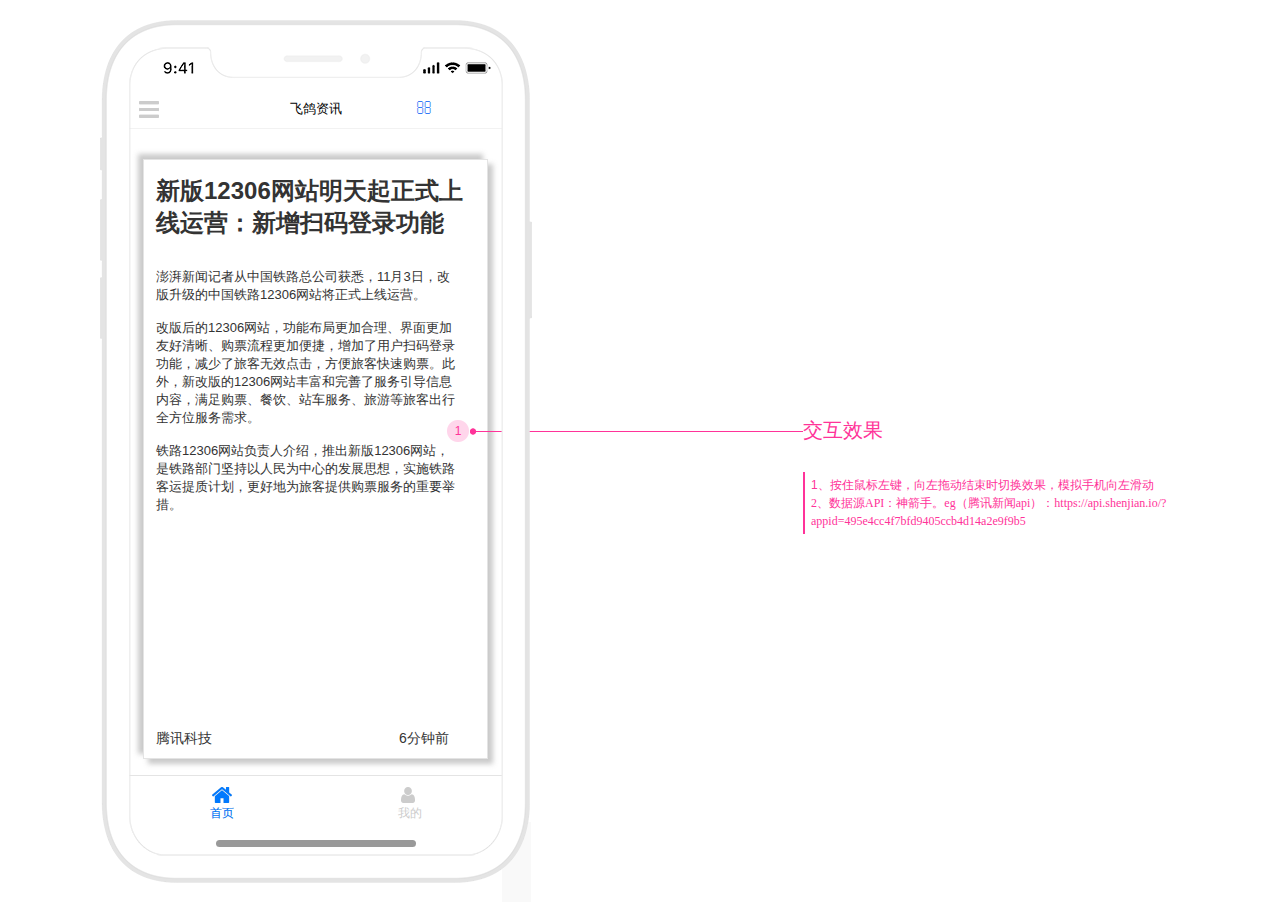
<file: index.html>
﻿<!DOCTYPE html>
<html>
  <head>
    <title>index</title>
    <meta http-equiv="X-UA-Compatible" content="IE=edge"/>
    <meta http-equiv="content-type" content="text/html; charset=utf-8"/>
    <meta name="apple-mobile-web-app-capable" content="yes"/>
    <link href="resources/css/jquery-ui-themes.css" type="text/css" rel="stylesheet"/>
    <link href="resources/css/axure_rp_page.css" type="text/css" rel="stylesheet"/>
    <link href="data/styles.css" type="text/css" rel="stylesheet"/>
    <link href="files/index/styles.css" type="text/css" rel="stylesheet"/>
    <script src="resources/scripts/jquery-1.7.1.min.js"></script>
    <script src="resources/scripts/jquery-ui-1.8.10.custom.min.js"></script>
    <script src="resources/scripts/axure/axQuery.js"></script>
    <script src="resources/scripts/axure/globals.js"></script>
    <script src="resources/scripts/axutils.js"></script>
    <script src="resources/scripts/axure/annotation.js"></script>
    <script src="resources/scripts/axure/axQuery.std.js"></script>
    <script src="resources/scripts/axure/doc.js"></script>
    <script src="data/document.js"></script>
    <script src="resources/scripts/messagecenter.js"></script>
    <script src="resources/scripts/axure/events.js"></script>
    <script src="resources/scripts/axure/recording.js"></script>
    <script src="resources/scripts/axure/action.js"></script>
    <script src="resources/scripts/axure/expr.js"></script>
    <script src="resources/scripts/axure/geometry.js"></script>
    <script src="resources/scripts/axure/flyout.js"></script>
    <script src="resources/scripts/axure/ie.js"></script>
    <script src="resources/scripts/axure/model.js"></script>
    <script src="resources/scripts/axure/repeater.js"></script>
    <script src="resources/scripts/axure/sto.js"></script>
    <script src="resources/scripts/axure/utils.temp.js"></script>
    <script src="resources/scripts/axure/variables.js"></script>
    <script src="resources/scripts/axure/drag.js"></script>
    <script src="resources/scripts/axure/move.js"></script>
    <script src="resources/scripts/axure/visibility.js"></script>
    <script src="resources/scripts/axure/style.js"></script>
    <script src="resources/scripts/axure/adaptive.js"></script>
    <script src="resources/scripts/axure/tree.js"></script>
    <script src="resources/scripts/axure/init.temp.js"></script>
    <script src="files/index/data.js"></script>
    <script src="resources/scripts/axure/legacy.js"></script>
    <script src="resources/scripts/axure/viewer.js"></script>
    <script src="resources/scripts/axure/math.js"></script>
    <script type="text/javascript">
      $axure.utils.getTransparentGifPath = function() { return 'resources/images/transparent.gif'; };
      $axure.utils.getOtherPath = function() { return 'resources/Other.html'; };
      $axure.utils.getReloadPath = function() { return 'resources/reload.html'; };
    </script>
  </head>
  <body>
    <div id="base" class="">

      <!-- 导航栏 (动态面板) -->
      <div id="u0" class="ax_default" data-label="导航栏">
        <div id="u0_state0" class="panel_state" data-label="State1">
          <div id="u0_state0_content" class="panel_state_content">

            <!-- Unnamed (矩形) -->
            <div id="u1" class="ax_default _默认样式">
              <div id="u1_div" class=""></div>
              <!-- Unnamed () -->
              <div id="u2" class="text" style="display: none; visibility: hidden">
                <p><span></span></p>
              </div>
            </div>

            <!-- Unnamed (Status Bar) -->

            <!-- Unnamed (图片) -->
            <div id="u4" class="ax_default image1">
              <img id="u4_img" class="img " src="images/index/u4.png"/>
              <!-- Unnamed () -->
              <div id="u5" class="text" style="display: none; visibility: hidden">
                <p><span></span></p>
              </div>
            </div>

            <!-- Unnamed (组 合) -->
            <div id="u6" class="ax_default">

              <!-- Unnamed (矩形) -->
              <div id="u7" class="ax_default _默认样式">
                <div id="u7_div" class=""></div>
                <!-- Unnamed () -->
                <div id="u8" class="text" style="visibility: visible;">
                  <p><span>飞鸽资讯</span></p>
                </div>
              </div>

              <!-- Unnamed (矩形) -->
              <div id="u9" class="ax_default _默认样式">
                <div id="u9_div" class=""></div>
                <!-- Unnamed () -->
                <div id="u10" class="text" style="visibility: visible;">
                  <p><span></span></p>
                </div>
              </div>

              <!-- Unnamed (矩形) -->
              <div id="u11" class="ax_default _默认样式">
                <div id="u11_div" class=""></div>
                <!-- Unnamed () -->
                <div id="u12" class="text" style="visibility: visible;">
                  <p><span> </span></p>
                </div>
              </div>
            </div>

            <!-- Unnamed (形状) -->
            <div id="u13" class="ax_default icon">
              <img id="u13_img" class="img " src="images/index/u13.png"/>
              <!-- Unnamed () -->
              <div id="u14" class="text" style="display: none; visibility: hidden">
                <p><span></span></p>
              </div>
            </div>
          </div>
        </div>
      </div>

      <!-- 标签栏 (动态面板) -->
      <div id="u15" class="ax_default" data-label="标签栏">
        <div id="u15_state0" class="panel_state" data-label="State1">
          <div id="u15_state0_content" class="panel_state_content">

            <!-- Unnamed (IPhone X 标签栏) -->

            <!-- 背景 (矩形) -->
            <div id="u17" class="ax_default _默认样式" data-label="背景">
              <div id="u17_div" class=""></div>
              <!-- Unnamed () -->
              <div id="u18" class="text" style="display: none; visibility: hidden">
                <p><span></span></p>
              </div>
            </div>

            <!-- Unnamed (矩形) -->
            <div id="u19" class="ax_default _默认样式" selectiongroup="u16标签栏">
              <div id="u19_div" class=""></div>
              <!-- Unnamed () -->
              <div id="u20" class="text" style="visibility: visible;">
                <p><span>首页</span></p>
              </div>
            </div>

            <!-- Unnamed (矩形) -->
            <div id="u21" class="ax_default _默认样式" selectiongroup="u16标签栏">
              <div id="u21_div" class=""></div>
              <!-- Unnamed () -->
              <div id="u22" class="text" style="visibility: visible;">
                <p><span>我的</span></p>
              </div>
            </div>

            <!-- Unnamed (矩形) -->
            <div id="u23" class="ax_default _默认样式">
              <div id="u23_div" class=""></div>
              <!-- Unnamed () -->
              <div id="u24" class="text" style="display: none; visibility: hidden">
                <p><span></span></p>
              </div>
            </div>

            <!-- Unnamed (形状) -->
            <div id="u25" class="ax_default icon">
              <img id="u25_img" class="img " src="images/index/u25.png"/>
              <!-- Unnamed () -->
              <div id="u26" class="text" style="display: none; visibility: hidden">
                <p><span></span></p>
              </div>
            </div>

            <!-- Unnamed (形状) -->
            <div id="u27" class="ax_default icon">
              <img id="u27_img" class="img " src="images/index/u27.png"/>
              <!-- Unnamed () -->
              <div id="u28" class="text" style="display: none; visibility: hidden">
                <p><span></span></p>
              </div>
            </div>

            <!-- Today (矩形) -->
            <div id="u29" class="ax_default _默认样式" data-label="Today" selectiongroup="标签栏">
              <div id="u29_div" class=""></div>
              <!-- Unnamed () -->
              <div id="u30" class="text" style="visibility: visible;">
                <p><span>首页</span></p>
              </div>
            </div>

            <!-- Unnamed (形状) -->
            <div id="u31" class="ax_default icon">
              <img id="u31_img" class="img " src="images/index/u31.png"/>
              <!-- Unnamed () -->
              <div id="u32" class="text" style="display: none; visibility: hidden">
                <p><span></span></p>
              </div>
            </div>
          </div>
        </div>
      </div>

      <!-- Unnamed (IPhone X) -->

      <!-- Unnamed (组 合) -->
      <div id="u34" class="ax_default">

        <!-- Unnamed (矩形) -->
        <div id="u35" class="ax_default _默认样式">
          <div id="u35_div" class=""></div>
          <!-- Unnamed () -->
          <div id="u36" class="text" style="display: none; visibility: hidden">
            <p><span></span></p>
          </div>
        </div>

        <!-- Unnamed (图片) -->
        <div id="u37" class="ax_default image1">
          <img id="u37_img" class="img " src="images/index/u37.png"/>
          <!-- Unnamed () -->
          <div id="u38" class="text" style="display: none; visibility: hidden">
            <p><span></span></p>
          </div>
        </div>

        <!-- Unnamed (图片) -->
        <div id="u39" class="ax_default image1">
          <img id="u39_img" class="img " src="images/index/u39.png"/>
          <!-- Unnamed () -->
          <div id="u40" class="text" style="display: none; visibility: hidden">
            <p><span></span></p>
          </div>
        </div>

        <!-- Unnamed (图片) -->
        <div id="u41" class="ax_default image1">
          <img id="u41_img" class="img " src="images/index/u41.png"/>
          <!-- Unnamed () -->
          <div id="u42" class="text" style="display: none; visibility: hidden">
            <p><span></span></p>
          </div>
        </div>

        <!-- Unnamed (图片) -->
        <div id="u43" class="ax_default image1">
          <img id="u43_img" class="img " src="images/index/u43.png"/>
          <!-- Unnamed () -->
          <div id="u44" class="text" style="display: none; visibility: hidden">
            <p><span></span></p>
          </div>
        </div>
      </div>

      <!-- Unnamed (动态面板) -->
      <div id="u45" class="ax_default">
        <div id="u45_state0" class="panel_state" data-label="news1">
          <div id="u45_state0_content" class="panel_state_content">

            <!-- Unnamed (矩形) -->
            <div id="u46" class="ax_default">
              <div id="u46_div" class=""></div>
              <!-- Unnamed () -->
              <div id="u47" class="text" style="display: none; visibility: hidden">
                <p><span></span></p>
              </div>
            </div>

            <!-- Unnamed (矩形) -->
            <div id="u48" class="ax_default">
              <div id="u48_div" class=""></div>
              <!-- Unnamed () -->
              <div id="u49" class="text" style="display: none; visibility: hidden">
                <p><span></span></p>
              </div>
            </div>

            <!-- Unnamed (矩形) -->
            <div id="u50" class="ax_default _二级标题">
              <div id="u50_div" class=""></div>
              <!-- Unnamed () -->
              <div id="u51" class="text" style="visibility: visible;">
                <p><span>新版12306网站明天起正式上线运营：新增扫码登录功能</span></p>
              </div>
            </div>

            <!-- Unnamed (矩形) -->
            <div id="u52" class="ax_default _文本段落">
              <div id="u52_div" class=""></div>
              <!-- Unnamed () -->
              <div id="u53" class="text" style="visibility: visible;">
                <p><span>澎湃新闻记者从中国铁路总公司获悉，11月3日，改版升级的中国铁路12306网站将正式上线运营。</span></p><p><span><br></span></p><p><span>改版后的12306网站，功能布局更加合理、界面更加友好清晰、购票流程更加便捷，增加了用户扫码登录功能，减少了旅客无效点击，方便旅客快速购票。此外，新改版的12306网站丰富和完善了服务引导信息内容，满足购票、餐饮、站车服务、旅游等旅客出行全方位服务需求。</span></p><p><span><br></span></p><p><span>铁路12306网站负责人介绍，推出新版12306网站，是铁路部门坚持以人民为中心的发展思想，实施铁路客运提质计划，更好地为旅客提供购票服务的重要举措。</span></p>
              </div>
            </div>

            <!-- Unnamed (矩形) -->
            <div id="u54" class="ax_default label">
              <div id="u54_div" class=""></div>
              <!-- Unnamed () -->
              <div id="u55" class="text" style="visibility: visible;">
                <p><span>腾讯科技</span></p>
              </div>
            </div>

            <!-- Unnamed (矩形) -->
            <div id="u56" class="ax_default label">
              <div id="u56_div" class=""></div>
              <!-- Unnamed () -->
              <div id="u57" class="text" style="visibility: visible;">
                <p><span>6分钟前</span></p>
              </div>
            </div>
          </div>
        </div>
        <div id="u45_state1" class="panel_state" data-label="news2" style="display: none; visibility: hidden;">
          <div id="u45_state1_content" class="panel_state_content">

            <!-- Unnamed (矩形) -->
            <div id="u58" class="ax_default">
              <div id="u58_div" class=""></div>
              <!-- Unnamed () -->
              <div id="u59" class="text" style="display: none; visibility: hidden">
                <p><span></span></p>
              </div>
            </div>

            <!-- Unnamed (矩形) -->
            <div id="u60" class="ax_default">
              <div id="u60_div" class=""></div>
              <!-- Unnamed () -->
              <div id="u61" class="text" style="display: none; visibility: hidden">
                <p><span></span></p>
              </div>
            </div>

            <!-- Unnamed (矩形) -->
            <div id="u62" class="ax_default _二级标题">
              <div id="u62_div" class=""></div>
              <!-- Unnamed () -->
              <div id="u63" class="text" style="visibility: visible;">
                <p><span>新版12306网站明天起正式上线运营：新增扫码登录功能</span></p>
              </div>
            </div>

            <!-- Unnamed (矩形) -->
            <div id="u64" class="ax_default _文本段落">
              <div id="u64_div" class=""></div>
              <!-- Unnamed () -->
              <div id="u65" class="text" style="visibility: visible;">
                <p><span>澎湃新闻记者从中国铁路总公司获悉，11月3日，改版升级的中国铁路12306网站将正式上线运营。</span></p><p><span><br></span></p><p><span>改版后的12306网站，功能布局更加合理、界面更加友好清晰、购票流程更加便捷，增加了用户扫码登录功能，减少了旅客无效点击，方便旅客快速购票。此外，新改版的12306网站丰富和完善了服务引导信息内容，满足购票、餐饮、站车服务、旅游等旅客出行全方位服务需求。</span></p><p><span><br></span></p><p><span>铁路12306网站负责人介绍，推出新版12306网站，是铁路部门坚持以人民为中心的发展思想，实施铁路客运提质计划，更好地为旅客提供购票服务的重要举措。</span></p><p><span><br></span></p><p><span>该负责人表示，自2011年12306网站上线运营以来，互联网购票逐渐成为旅客群众购票的主要渠道，目前使用互联网购票的旅客已占购票旅客总量的70%以上，使彻夜排队等候购票的现象成为历史。</span></p>
              </div>
            </div>

            <!-- Unnamed (矩形) -->
            <div id="u66" class="ax_default label">
              <div id="u66_div" class=""></div>
              <!-- Unnamed () -->
              <div id="u67" class="text" style="visibility: visible;">
                <p><span>腾讯科技</span></p>
              </div>
            </div>

            <!-- Unnamed (矩形) -->
            <div id="u68" class="ax_default label">
              <div id="u68_div" class=""></div>
              <!-- Unnamed () -->
              <div id="u69" class="text" style="visibility: visible;">
                <p><span>6分钟前</span></p>
              </div>
            </div>
          </div>
        </div>
      </div>

      <!-- Unnamed (椭圆形) -->
      <div id="u70" class="ax_default ellipse">
        <img id="u70_img" class="img " src="images/index/u70.png"/>
        <!-- Unnamed () -->
        <div id="u71" class="text" style="visibility: visible;">
          <p><span>1</span></p>
        </div>
      </div>

      <!-- Unnamed (矩形) -->
      <div id="u72" class="ax_default heading_2">
        <div id="u72_div" class=""></div>
        <!-- Unnamed () -->
        <div id="u73" class="text" style="visibility: visible;">
          <p><span>交互效果</span></p>
        </div>
      </div>

      <!-- Unnamed (矩形) -->
      <div id="u74" class="ax_default paragraph">
        <div id="u74_div" class=""></div>
        <!-- Unnamed () -->
        <div id="u75" class="text" style="visibility: visible;">
          <p><span style="font-family:'Helvetica';">1</span><span style="font-family:'PingFangSC-Regular', 'PingFang SC';">、按住鼠标左键，向左拖动结束时切换效果，模拟手机向左滑动</span></p><p><span style="font-family:'PingFangSC-Regular', 'PingFang SC';">2、数据源API：神箭手。eg（腾讯新闻api）：https://api.shenjian.io/?appid=495e4cc4f7bfd9405ccb4d14a2e9f9b5</span></p>
        </div>
      </div>

      <!-- Unnamed (连接线) -->
      <div id="u76" class="ax_default connector">
        <img id="u76_seg0" class="img " src="images/index/u76_seg0.png" alt="u76_seg0"/>
        <img id="u76_seg1" class="img " src="images/index/u76_seg1.png" alt="u76_seg1"/>
        <!-- Unnamed () -->
        <div id="u77" class="text" style="display: none; visibility: hidden">
          <p><span></span></p>
        </div>
      </div>
    </div>
  </body>
</html>
</file>
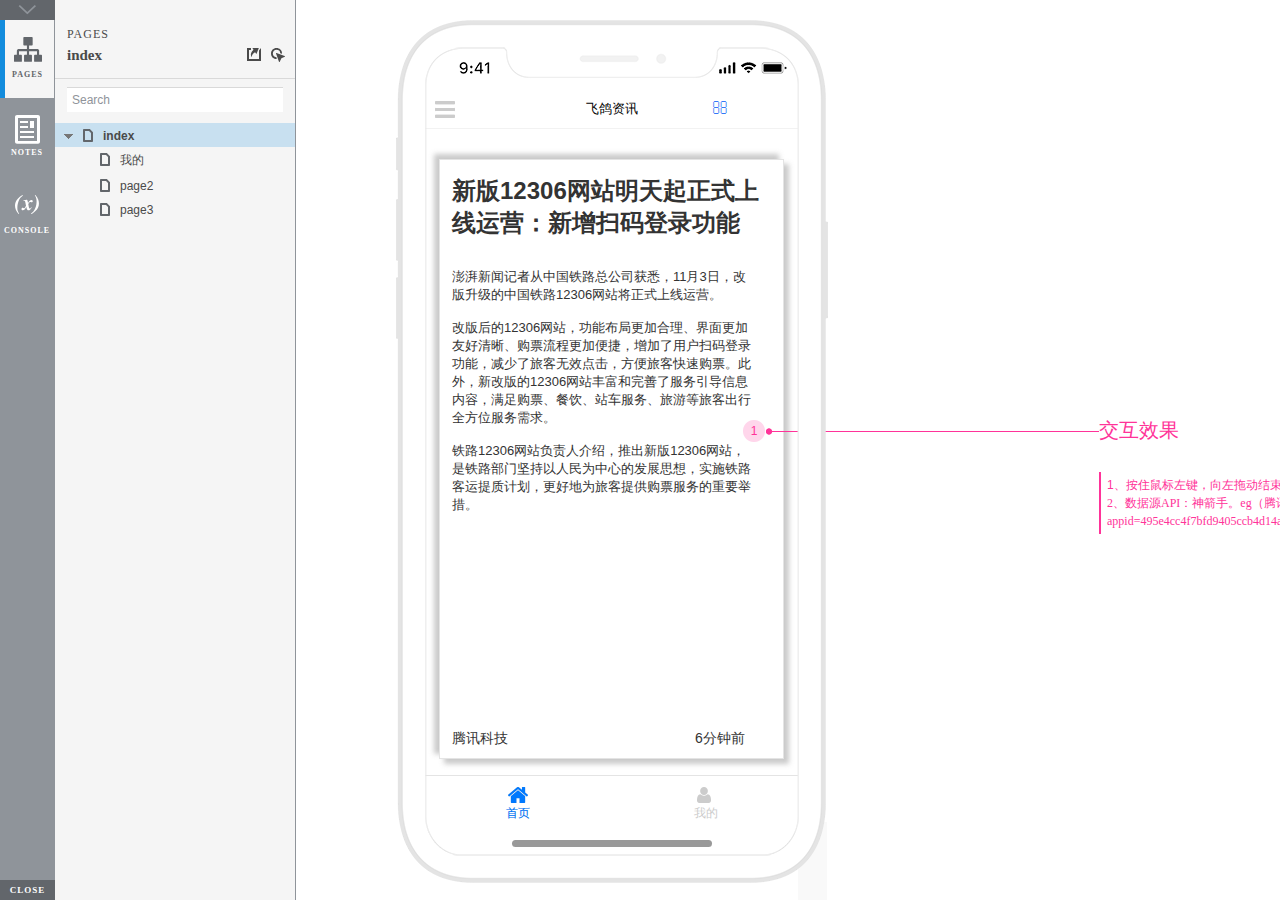
<file: start.html>
﻿<!DOCTYPE html>
<html xmlns="http://www.w3.org/1999/xhtml" xml:lang="en" lang="en">
<head>
    <title>Untitled Document</title>
    <meta http-equiv="X-UA-Compatible" content="IE=edge"/>
    <meta http-equiv="content-type" content="text/html; charset=utf-8" />
    <meta name="viewport" content="width=device-width, initial-scale=1.0" />
    <meta name="apple-mobile-web-app-capable" content="yes" />
    <link type="text/css" href="resources/css/reset.css" rel="Stylesheet" />
    <link type="text/css" href="resources/css/default.css" rel="Stylesheet" />
    <!--<link href='https://fonts.googleapis.com/css?family=Nunito:300' rel='stylesheet' type='text/css'>-->

    <script type="text/javascript">
        if (location.href.toString().indexOf('file://localhost/') == 0) {
            location.href = location.href.toString().replace('file://localhost/', 'file:///');
        }
    </script>

    <script type="text/javascript" src="resources/scripts/jquery-1.7.1.min.js"></script>
    <script type="text/javascript" src="resources/scripts/player/splitter.js"></script>
    <script type="text/javascript" src="resources/scripts/axutils.js"></script>
    <script type="text/javascript" src="resources/scripts/player/axplayer.js"></script>
    <script type="text/javascript" src="resources/scripts/messagecenter.js"></script>
    <script type="text/javascript" src="data/document.js"></script>
    <style type="text/css">

#outerContainer {
	width:1000px;
	height:1500px;
}

.vsplitbar {
    width: 3px;
    /*background: #B9B9B9;*/
    border-right: 1px solid #8f949a;
}

.vsplitbar:hover, .vsplitbar.active {
    background: #8f949a;
}

#rightPanel {
    background-color: White;
}

/*#leftPanel {
    min-width: 120px;
}*/

.splitterMask {
   position:absolute;
   top: 0;
   left: 0;
   width: 100%;
   height: 100%;
   overflow: hidden;
   background-image: url(resources/images/transparent.gif);
   z-index: 20000;
}

    </style>
    <script type="text/javascript" language="JavaScript"><!--
        var SITEMAP_COLLAPSE_VAR_NAME = 'c';
        var PLUGIN_VAR_NAME = 'g';
        var FOOTNOTES_VAR_NAME = 'fn';
        var ADAPTIVE_VIEW_VAR_NAME = 'view';
        var lastLeftPanelWidth = 295;
        var toolBarOnly = true;

        // isolate scope
        (function() {
            setUpController();
            
            var configuration = $axure.document.configuration;
            var _settings = {};
            _settings.projectId = configuration.prototypeId;
            _settings.isAxshare = configuration.isAxshare;
            _settings.loadFeedbackPlugin = configuration.loadFeedbackPlugin;
            var cHash = getHashStringVar(SITEMAP_COLLAPSE_VAR_NAME);
            _settings.startCollapsed = cHash == "1";
            if(cHash == "2") closePlayer();
            var gHash = getHashStringVar(PLUGIN_VAR_NAME);
            if(gHash == "") gHash = 1;
            _settings.startPluginGid = gHash;

            $axure.player.settings = _settings;

            $(window).bind('load', function() {
                if(CHROME_5_LOCAL && !$('body').attr('pluginDetected')) {
                    window.location = 'resources/chrome/chrome.html';
                }
            });

            $(document).ready(function() {
                $axure.page.bind('load.start', mainFrame_onload);
                $axure.messageCenter.addMessageListener(messageCenter_message);

                $(document).on('pluginShown', function (event, data) {
                    setVarInCurrentUrlHash('g', data ? data : '');
                });

                $(document).on('pluginCreated', function(event, data) {
                    if($axure.player.settings.startPluginGid == data) {
                        $axure.player.showPlugin(data);
                    }
                });

                if($axure.player.settings.loadFeedbackPlugin) {
                    if($axure.player.settings.isAxshare) {
                        $axure.utils.loadJS('/Scripts/plugins/feedback/feedback8.js');
                    } else {
                        $axure.utils.loadJS('http://share.axure.com/Scripts/plugins/feedback/feedback8.js');
                    }
                }

                if(navigator.userAgent.indexOf("MSIE") >= 0) $('#outerContainer').width('100%');
                initialize();
                if($axure.player.settings.startCollapsed) $('#outerContainer').splitter({ sizeLeft: 0 });
                else $('#outerContainer').splitter({ sizeLeft: lastLeftPanelWidth });
                $('#leftPanel').width(lastLeftPanelWidth);
                
                $(window).resize(function() { resizeContent(); });

                $('#maximizePanelContainer').hide();

                initializeLogo();

                $(window).resize();
                resizeContent();
                
                $axure.player.collapseToBar();

                if($axure.player.settings.startCollapsed) {
                    collapse();
                    $('#leftPanel').width(0);
                }

                if(MOBILE_DEVICE) {
                    $('#interfaceControlFrameMinimizeContainer').height('45px');
                    $('#interfaceControlFrameMinimizeContainer a').height('45px');
                    $('#interfaceControlFrameHeaderContainer').css('margin-top','45px');
                    $('#interfaceControlFrameCloseContainer a').css('padding','10px 0px');
                    $('#maximizePanelContainer').height('45px');//.css('top','inherit').css('bottom','0px');

                    $('body').removeClass('hashover');

                    if(IOS) {
                        $('#rightPanel').css('overflow', 'auto').css('-webkit-overflow-scrolling', 'touch').css('-ms-overflow-x', 'hidden');

                        window.addEventListener("orientationchange", function() {
                            var viewport = document.querySelector("meta[name=viewport]");
                            //so iOS doesn't zoom when switching back to portrait
                            viewport.setAttribute('content', 'width=device-width, initial-scale=1.0, maximum-scale=1.0');
                            viewport.setAttribute('content', 'width=device-width, initial-scale=1.0');
                            resizeContent();
                        }, false);

                        $axure.page.bind('load.start', function() {
                            resizeContent();
                        });
                    }
                }

            });

            function initialize() {
                var legacyQString = getQueryString("Page");
                if (legacyQString.length > 0) {
                    location.href = location.href.substring(0, location.href.indexOf("?")) + "#p=" + legacyQString;
                    return;
                }

                var mainFrame = document.getElementById("mainFrame");
                mainFrame.contentWindow.location.href = getInitialUrl();
            }

            function initializeLogo() {
                if($axure.document.configuration.logoImagePath) {
                    var image = new Image();
                    image.onload = function() {
                        $('#logoImage').css('max-width', this.width + 'px');
                        $axure.player.resizeContent();
                    };
                    image.src = $axure.document.configuration.logoImagePath;
                
                    $('#interfaceControlFrameLogoImageContainer').html('<img id="logoImage" src="" />');
                    $('#logoImage').attr('src', $axure.document.configuration.logoImagePath).load(function() { resizeContent(); });
                } else $('#interfaceControlFrameLogoImageContainer').hide();

                if ($axure.document.configuration.logoImageCaption) {
                    $('#interfaceControlFrameLogoCaptionContainer').html($axure.document.configuration.logoImageCaption);
                } else $('#interfaceControlFrameLogoCaptionContainer').hide();

                if(!$('#interfaceControlFrameLogoImageContainer').is(':visible') && !$('#interfaceControlFrameLogoCaptionContainer').is(':visible')) {
                    $('#interfaceControlFrameLogoContainer').hide();
                }
            }

            var resizeContent = $axure.player.resizeContent = function() {
                var newHeight = $(window).height();
                var newWidth = $(window).width();

                var controlContainerHeight = newHeight;// - 30;
                if($('#interfaceControlFrameLogoContainer').is(':visible')) controlContainerHeight -= $('#interfaceControlFrameLogoContainer').outerHeight();// + 16;

                $('#outerContainer').height(newHeight).width(newWidth);
                $('.vsplitbar').height(newHeight);
                $('#leftPanel').height(newHeight);
                $('#interfaceControlFrame').height(newHeight);
                $('#interfaceControlFrameContainer').height(newHeight);
                $('#interfaceControlFrameHostContainer').height(controlContainerHeight);

                $('#rightPanel').height(newHeight);
                $('#mainFrame').height(newHeight);

                if($('#leftPanel').is(':visible')) $('#rightPanel').width($(window).width() - $('#leftPanel').width() - 1);// $('.vsplitbar').width());
                else $('#rightPanel').width($(window).width());

                $(document).trigger('ContainerHeightChange',[controlContainerHeight]);

                if(MOBILE_DEVICE) {
                    if(!(getHashStringVar(ADAPTIVE_VIEW_VAR_NAME).length > 0)) $axure.messageCenter.postMessage('setAdaptiveViewForSize', {'width':newWidth, 'height':$('#rightPanel').height()});
                }
            }

            var collapseToBar = $axure.player.collapseToBar = function() {
                lastLeftPanelWidth = $('#leftPanel').width();
                $('#leftPanel').width('55px');
                $('.vsplitbar').hide();
                $('#rightPanel').width($(window).width() - $('#leftPanel').width());
                $(window).resize();
                $('#outerContainer').trigger('resize');
                toolBarOnly = true;
            }

            var expandFromBar = $axure.player.expandFromBar = function() {
                if($('.vsplitbar').is(':visible')) return;

                $('#leftPanel').width(lastLeftPanelWidth);
                $('.vsplitbar').show();
                $('#rightPanel').width($(window).width() - $('#leftPanel').width() - 1);// $('.vsplitbar').width());
                $(window).resize();
                $('#outerContainer').trigger('resize');
                toolBarOnly = false;
            }

        })();

        function messageCenter_message(message, data) {
            if(message == 'expandFrame') expand();
            else if(message == 'getCollapseFrameOnLoad' && $axure.player.settings.startCollapsed && !MOBILE_DEVICE) $axure.messageCenter.postMessage('collapseFrameOnLoad');
        }

        
        function getInitialUrl() {
            var pageName = getHashStringVar("p");
            if(pageName.length > 0) return pageName + ".html";
            else {
                var url = getFirstPageUrl($axure.document.sitemap.rootNodes);
                return (url ? url : "about:blank");
            }
        }

        function getFirstPageUrl(nodes) {
            for (var i = 0; i < nodes.length; i++) {
                var node = nodes[i];
                if (node.url) return node.url;
                else {
                    var hasChildren = (node.children && node.children.length > 0);
                    if (hasChildren) {
                        var url = getFirstPageUrl(node.children);
                        if (url) return url;
                    }
                }
            }
            return null;
        }

        function closePlayer() {
            if($axure.page.location) window.location.href = $axure.page.location;
            else {
                var pageFile = getInitialUrl();
                var currentLocation = window.location.toString();
                window.location.href = currentLocation.substr(0, currentLocation.lastIndexOf("/") + 1) + pageFile;
            }
        }

        function replaceHash(newHash) {
            var currentLocWithoutHash = window.location.toString().split('#')[0];

            //We use replace so that every hash change doesn't get appended to the history stack.
            //We use replaceState in browsers that support it, else replace the location
            if(typeof window.history.replaceState != 'undefined') {
                try {
                    //Chrome 45 (Version 45.0.2454.85 m) started throwing an error here when generated locally (this only happens with sitemap open) which broke all interactions.
                    //try catch breaks the url adjusting nicely when the sitemap is open, but all interactions and forward and back buttons work.
                    //Uncaught SecurityError: Failed to execute 'replaceState' on 'History': A history state object with URL 'file:///C:/Users/Ian/Documents/Axure/HTML/Untitled/start.html#p=home' cannot be created in a document with origin 'null'.
                    window.history.replaceState(null, null, currentLocWithoutHash + newHash);
                } catch(ex) {}
            } else {
                window.location.replace(currentLocWithoutHash + newHash);
            }
        }

        function collapse() {
            setVarInCurrentUrlHash('c', 1);
            if(!toolBarOnly) lastLeftPanelWidth = $('#leftPanel').width();

            $('#maximizePanelContainer').show();
            $('#leftPanel').hide();
            $('.vsplitbar').hide();
            $('#rightPanel').width($(window).width());
            $(window).resize();
            $('#outerContainer').trigger('resize');

            $(document).trigger('sidebarCollapse');

            if(MOBILE_DEVICE) {
                $('#maximizePanelContainer').animate({
                    top:$('#rightPanel').height() - $('#maximizePanelContainer').height()
                }, 300, 'swing', function() {
                    $('#maximizePanelContainer').css('top', 'inherit').css('bottom', '0px');
                });
            }
        }

        function expand() {
            if(MOBILE_DEVICE) {
                $('#maximizePanelContainer').css('top', '0px').css('bottom', 'inherit');
            }

            deleteVarFromCurrentUrlHash('c');
            $('#maximizePanelContainer').hide();
            $('#leftPanel').width(lastLeftPanelWidth);
            $('#leftPanel').show();
            if(!toolBarOnly) {
                $('.vsplitbar').show();
                $('#rightPanel').width($(window).width() - $('#leftPanel').width() - 1);
            } else {
                $axure.player.collapseToBar();
            }
            $(window).resize();
            $('#outerContainer').trigger('resize');

            $(document).trigger('sidebarExpanded');
        }


        function mainFrame_onload() {
            if($axure.page.pageName) document.title = $axure.page.pageName;
        }

        function getQueryString(query) {
            var qstring = self.location.href.split("?");
            if(qstring.length < 2) return "";
            return GetParameter(qstring, query);
        }
        
        function GetParameter(qstring, query) {
            var prms = qstring[1].split("&");
            var frmelements = new Array();
            var currprmeter, querystr = "";

            for(var i = 0; i < prms.length; i++) {
                currprmeter = prms[i].split("=");
                frmelements[i] = new Array();
                frmelements[i][0] = currprmeter[0];
                frmelements[i][1] = currprmeter[1];
            }

            for(j = 0; j < frmelements.length; j++) {
                if(frmelements[j][0].toLowerCase() == query.toLowerCase()) {
                    querystr = frmelements[j][1];
                    break;
                }
            }
            return querystr;
        }
        
        function getHashStringVar(query) {
            var qstring = self.location.href.split("#");
            if(qstring.length < 2) return "";
            return GetParameter(qstring, query);
        }

        function setHashStringVar(currentHash, varName, varVal) {
            var varWithEqual = varName + '=';
            var poundVarWithEqual = varVal === '' ? '' :  '#' + varName + '=' + varVal;
            var ampVarWithEqual = varVal === '' ? '' :  '&' + varName + '=' + varVal;
            var hashToSet = '';

            var pageIndex = currentHash.indexOf('#' + varWithEqual);
            if(pageIndex == -1) pageIndex = currentHash.indexOf('&' + varWithEqual);
            if(pageIndex != -1) {
                var newHash = currentHash.substring(0, pageIndex);

                newHash = newHash == '' ? poundVarWithEqual : newHash + ampVarWithEqual;

                var ampIndex = currentHash.indexOf('&', pageIndex + 1);
                if(ampIndex != -1) {
                    newHash = newHash == '' ? '#' + currentHash.substring(ampIndex + 1) : newHash + currentHash.substring(ampIndex);
                }
                hashToSet = newHash;
            } else if(currentHash.indexOf('#') != -1) {
                hashToSet = currentHash + ampVarWithEqual;
            } else {
                hashToSet = poundVarWithEqual;
            }

            if(hashToSet != '' || varVal == '') {
                return hashToSet;
            }

            return null;
        }

        function setVarInCurrentUrlHash(varName, varVal) {
            var newHash = setHashStringVar(window.location.hash, varName, varVal);

            if(newHash != null) {
                replaceHash(newHash);
            }
        }

        function deleteHashStringVar(currentHash, varName) {
            var varWithEqual = varName + '=';

            var pageIndex = currentHash.indexOf('#' + varWithEqual);
            if(pageIndex == -1) pageIndex = currentHash.indexOf('&' + varWithEqual);
            if(pageIndex != -1) {
                var newHash = currentHash.substring(0, pageIndex);

                var ampIndex = currentHash.indexOf('&', pageIndex + 1);

                //IF begin of string....if none blank, ELSE # instead of & and rest
                //IF in string....prefix + if none blank, ELSE &-rest
                if(newHash == '') { //beginning of string
                    newHash = ampIndex != -1 ? '#' + currentHash.substring(ampIndex + 1) : '';
                } else { //somewhere in the middle
                    newHash = newHash + (ampIndex != -1 ? currentHash.substring(ampIndex) : '');
                }

                return newHash;
            }

            return null;
        }

        function deleteVarFromCurrentUrlHash(varName) {
            var newHash = deleteHashStringVar(window.location.hash, varName);

            if(newHash != null) {
                replaceHash(newHash);
            }
        }
    --></script>

    <link type="text/css" rel="Stylesheet" href="plugins/sitemap/styles/sitemap.css" />
    <script type="text/javascript" src="plugins/sitemap/sitemap.js"></script>
    <link type="text/css" rel="Stylesheet" href="plugins/page_notes/styles/page_notes.css" />
    <script type="text/javascript" src="plugins/page_notes/page_notes.js"></script>
    <!--<link type="text/css" rel="Stylesheet" href="plugins/recordplay/styles/recordplay.css" />
    <script type="text/javascript" src="plugins/recordplay/recordplay.js"></script>-->
    <link type="text/css" rel="Stylesheet" href="plugins/debug/styles/debug.css" />
    <script type="text/javascript" src="plugins/debug/debug.js"></script>

</head>
<body scroll="no" class="hashover">
    <div id="outerContainer">

        <div id="leftPanel">
            <div id="interfaceControlFrame">
                <div id="interfaceControlFrameMinimizeContainer">
                    <a title="Collapse" id="interfaceControlFrameMinimizeButton" onclick="collapse();">&nbsp;</a>
                </div>
                <div id="interfaceControlFrameHeaderContainer">
                    <ul id="interfaceControlFrameHeader"></ul>
                </div>
                <div id="interfaceControlFrameContainer">
                    <div id="interfaceControlFrameLogoContainer">
                        <div id="interfaceControlFrameLogoImageContainer"></div>
                        <div id="interfaceControlFrameLogoCaptionContainer"></div>
                    </div>
                    <div id="interfaceControlFrameHostContainer">
                    </div>
                </div>
                <div id="interfaceControlFrameCloseContainer">
                    <a title="Close" id="interfaceControlFrameCloseButton" onclick="closePlayer();">CLOSE</a>
                </div>
            </div>
        </div>
        <div id="rightPanel">
            <iframe id="mainFrame" name="mainFrame" width="100%" height="100%" src="" frameborder="0" style="display: block;" webkitallowfullscreen mozallowfullscreen allowfullscreen></iframe>
        </div>

    </div>

    <div id="maximizePanelContainer">
        <iframe id="expandFrame" src="resources/expand.html" width="100%" height="100%" scrolling="no" allowtransparency="true" frameborder="0"></iframe>
    </div>

</body>
</html>
</file>
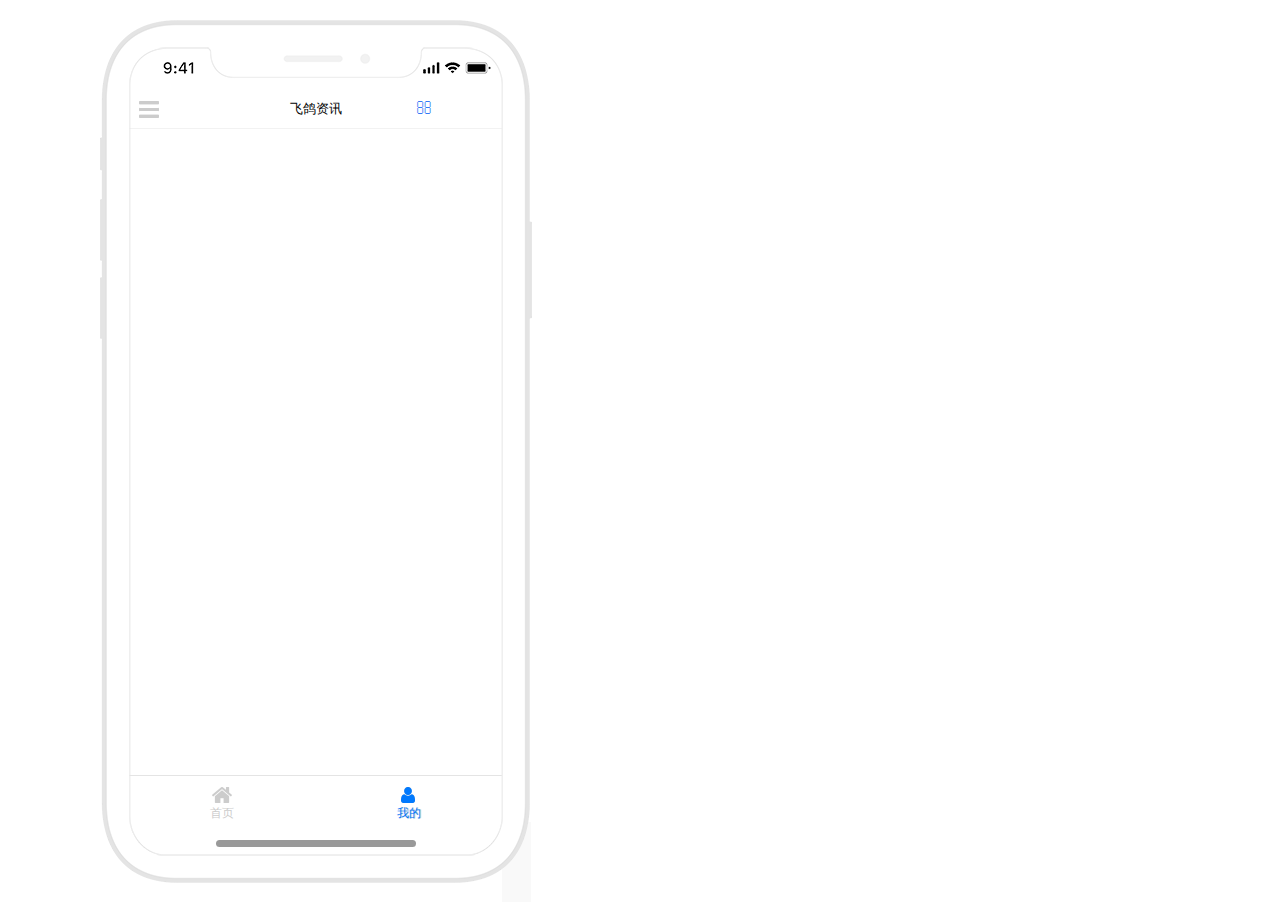
<file: 我的.html>
﻿<!DOCTYPE html>
<html>
  <head>
    <title>我的</title>
    <meta http-equiv="X-UA-Compatible" content="IE=edge"/>
    <meta http-equiv="content-type" content="text/html; charset=utf-8"/>
    <meta name="apple-mobile-web-app-capable" content="yes"/>
    <link href="resources/css/jquery-ui-themes.css" type="text/css" rel="stylesheet"/>
    <link href="resources/css/axure_rp_page.css" type="text/css" rel="stylesheet"/>
    <link href="data/styles.css" type="text/css" rel="stylesheet"/>
    <link href="files/我的/styles.css" type="text/css" rel="stylesheet"/>
    <script src="resources/scripts/jquery-1.7.1.min.js"></script>
    <script src="resources/scripts/jquery-ui-1.8.10.custom.min.js"></script>
    <script src="resources/scripts/axure/axQuery.js"></script>
    <script src="resources/scripts/axure/globals.js"></script>
    <script src="resources/scripts/axutils.js"></script>
    <script src="resources/scripts/axure/annotation.js"></script>
    <script src="resources/scripts/axure/axQuery.std.js"></script>
    <script src="resources/scripts/axure/doc.js"></script>
    <script src="data/document.js"></script>
    <script src="resources/scripts/messagecenter.js"></script>
    <script src="resources/scripts/axure/events.js"></script>
    <script src="resources/scripts/axure/recording.js"></script>
    <script src="resources/scripts/axure/action.js"></script>
    <script src="resources/scripts/axure/expr.js"></script>
    <script src="resources/scripts/axure/geometry.js"></script>
    <script src="resources/scripts/axure/flyout.js"></script>
    <script src="resources/scripts/axure/ie.js"></script>
    <script src="resources/scripts/axure/model.js"></script>
    <script src="resources/scripts/axure/repeater.js"></script>
    <script src="resources/scripts/axure/sto.js"></script>
    <script src="resources/scripts/axure/utils.temp.js"></script>
    <script src="resources/scripts/axure/variables.js"></script>
    <script src="resources/scripts/axure/drag.js"></script>
    <script src="resources/scripts/axure/move.js"></script>
    <script src="resources/scripts/axure/visibility.js"></script>
    <script src="resources/scripts/axure/style.js"></script>
    <script src="resources/scripts/axure/adaptive.js"></script>
    <script src="resources/scripts/axure/tree.js"></script>
    <script src="resources/scripts/axure/init.temp.js"></script>
    <script src="files/我的/data.js"></script>
    <script src="resources/scripts/axure/legacy.js"></script>
    <script src="resources/scripts/axure/viewer.js"></script>
    <script src="resources/scripts/axure/math.js"></script>
    <script type="text/javascript">
      $axure.utils.getTransparentGifPath = function() { return 'resources/images/transparent.gif'; };
      $axure.utils.getOtherPath = function() { return 'resources/Other.html'; };
      $axure.utils.getReloadPath = function() { return 'resources/reload.html'; };
    </script>
  </head>
  <body>
    <div id="base" class="">

      <!-- 导航栏 (动态面板) -->
      <div id="u78" class="ax_default" data-label="导航栏">
        <div id="u78_state0" class="panel_state" data-label="State1">
          <div id="u78_state0_content" class="panel_state_content">

            <!-- Unnamed (矩形) -->
            <div id="u79" class="ax_default _默认样式">
              <div id="u79_div" class=""></div>
              <!-- Unnamed () -->
              <div id="u80" class="text" style="display: none; visibility: hidden">
                <p><span></span></p>
              </div>
            </div>

            <!-- Unnamed (Status Bar) -->

            <!-- Unnamed (图片) -->
            <div id="u82" class="ax_default image1">
              <img id="u82_img" class="img " src="images/index/u4.png"/>
              <!-- Unnamed () -->
              <div id="u83" class="text" style="display: none; visibility: hidden">
                <p><span></span></p>
              </div>
            </div>

            <!-- Unnamed (组 合) -->
            <div id="u84" class="ax_default">

              <!-- Unnamed (矩形) -->
              <div id="u85" class="ax_default _默认样式">
                <div id="u85_div" class=""></div>
                <!-- Unnamed () -->
                <div id="u86" class="text" style="visibility: visible;">
                  <p><span>飞鸽资讯</span></p>
                </div>
              </div>

              <!-- Unnamed (矩形) -->
              <div id="u87" class="ax_default _默认样式">
                <div id="u87_div" class=""></div>
                <!-- Unnamed () -->
                <div id="u88" class="text" style="visibility: visible;">
                  <p><span></span></p>
                </div>
              </div>

              <!-- Unnamed (矩形) -->
              <div id="u89" class="ax_default _默认样式">
                <div id="u89_div" class=""></div>
                <!-- Unnamed () -->
                <div id="u90" class="text" style="visibility: visible;">
                  <p><span> </span></p>
                </div>
              </div>
            </div>

            <!-- Unnamed (形状) -->
            <div id="u91" class="ax_default icon">
              <img id="u91_img" class="img " src="images/index/u13.png"/>
              <!-- Unnamed () -->
              <div id="u92" class="text" style="display: none; visibility: hidden">
                <p><span></span></p>
              </div>
            </div>
          </div>
        </div>
      </div>

      <!-- 标签栏 (动态面板) -->
      <div id="u93" class="ax_default" data-label="标签栏">
        <div id="u93_state0" class="panel_state" data-label="State1">
          <div id="u93_state0_content" class="panel_state_content">

            <!-- Unnamed (IPhone X 标签栏) -->

            <!-- 背景 (矩形) -->
            <div id="u95" class="ax_default _默认样式" data-label="背景">
              <div id="u95_div" class=""></div>
              <!-- Unnamed () -->
              <div id="u96" class="text" style="display: none; visibility: hidden">
                <p><span></span></p>
              </div>
            </div>

            <!-- Unnamed (矩形) -->
            <div id="u97" class="ax_default _默认样式" selectiongroup="u94标签栏">
              <div id="u97_div" class=""></div>
              <!-- Unnamed () -->
              <div id="u98" class="text" style="visibility: visible;">
                <p><span>首页</span></p>
              </div>
            </div>

            <!-- Unnamed (矩形) -->
            <div id="u99" class="ax_default _默认样式" selectiongroup="u94标签栏">
              <div id="u99_div" class=""></div>
              <!-- Unnamed () -->
              <div id="u100" class="text" style="visibility: visible;">
                <p><span>我的</span></p>
              </div>
            </div>

            <!-- Unnamed (矩形) -->
            <div id="u101" class="ax_default _默认样式">
              <div id="u101_div" class=""></div>
              <!-- Unnamed () -->
              <div id="u102" class="text" style="display: none; visibility: hidden">
                <p><span></span></p>
              </div>
            </div>

            <!-- Unnamed (形状) -->
            <div id="u103" class="ax_default icon">
              <img id="u103_img" class="img " src="images/index/u25.png"/>
              <!-- Unnamed () -->
              <div id="u104" class="text" style="display: none; visibility: hidden">
                <p><span></span></p>
              </div>
            </div>

            <!-- Unnamed (形状) -->
            <div id="u105" class="ax_default icon">
              <img id="u105_img" class="img " src="images/index/u27.png"/>
              <!-- Unnamed () -->
              <div id="u106" class="text" style="display: none; visibility: hidden">
                <p><span></span></p>
              </div>
            </div>

            <!-- Today (矩形) -->
            <div id="u107" class="ax_default _默认样式" data-label="Today" selectiongroup="标签栏">
              <div id="u107_div" class=""></div>
              <!-- Unnamed () -->
              <div id="u108" class="text" style="visibility: visible;">
                <p><span>我的</span></p>
              </div>
            </div>

            <!-- Unnamed (形状) -->
            <div id="u109" class="ax_default icon">
              <img id="u109_img" class="img " src="images/我的/u109.png"/>
              <!-- Unnamed () -->
              <div id="u110" class="text" style="display: none; visibility: hidden">
                <p><span></span></p>
              </div>
            </div>
          </div>
        </div>
      </div>

      <!-- Unnamed (IPhone X) -->

      <!-- Unnamed (组 合) -->
      <div id="u112" class="ax_default">

        <!-- Unnamed (矩形) -->
        <div id="u113" class="ax_default _默认样式">
          <div id="u113_div" class=""></div>
          <!-- Unnamed () -->
          <div id="u114" class="text" style="display: none; visibility: hidden">
            <p><span></span></p>
          </div>
        </div>

        <!-- Unnamed (图片) -->
        <div id="u115" class="ax_default image1">
          <img id="u115_img" class="img " src="images/index/u37.png"/>
          <!-- Unnamed () -->
          <div id="u116" class="text" style="display: none; visibility: hidden">
            <p><span></span></p>
          </div>
        </div>

        <!-- Unnamed (图片) -->
        <div id="u117" class="ax_default image1">
          <img id="u117_img" class="img " src="images/index/u39.png"/>
          <!-- Unnamed () -->
          <div id="u118" class="text" style="display: none; visibility: hidden">
            <p><span></span></p>
          </div>
        </div>

        <!-- Unnamed (图片) -->
        <div id="u119" class="ax_default image1">
          <img id="u119_img" class="img " src="images/index/u41.png"/>
          <!-- Unnamed () -->
          <div id="u120" class="text" style="display: none; visibility: hidden">
            <p><span></span></p>
          </div>
        </div>

        <!-- Unnamed (图片) -->
        <div id="u121" class="ax_default image1">
          <img id="u121_img" class="img " src="images/index/u43.png"/>
          <!-- Unnamed () -->
          <div id="u122" class="text" style="display: none; visibility: hidden">
            <p><span></span></p>
          </div>
        </div>
      </div>
    </div>
  </body>
</html>
</file>
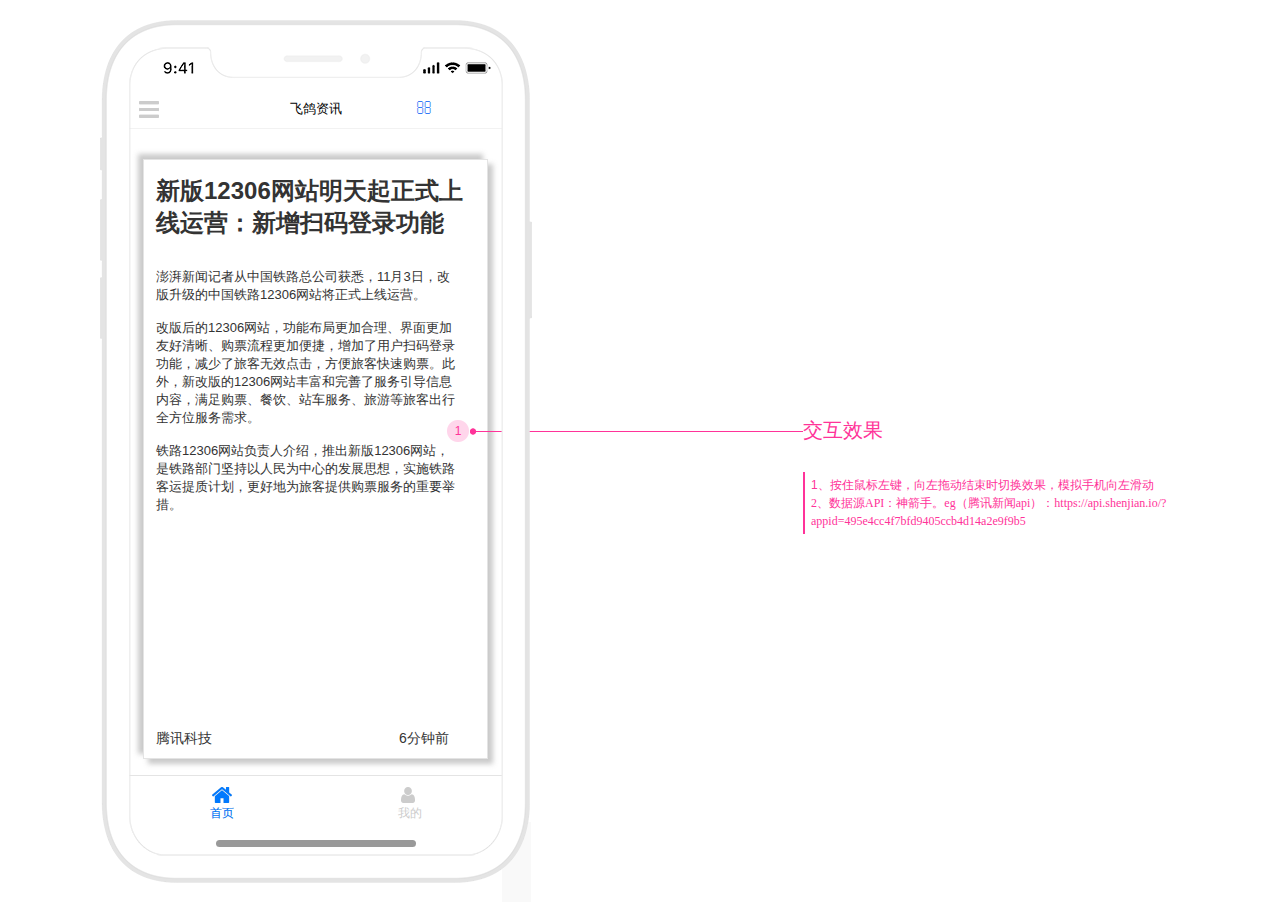
<file: resources/reload.html>
﻿<html>
	<head>
		<title></title>
	</head>
	<body>
	
	<script language="javascript">
	function getUrl() {
      var query = window.location.hash.substring(1);
      var vars = query.split("&&&");
      for (var i=0;i<vars.length;i++) {
        var url = vars[i];
        return decodeURI(url).replace("html%23","html#");
      } 
    }

    var rel = '../';
    var url = getUrl();
    if (url.indexOf(":") > 0 && url.indexOf(":") < 10) rel = '';
	self.location.href = rel + url;
	</script>
	
	</body>
</html>
</file>
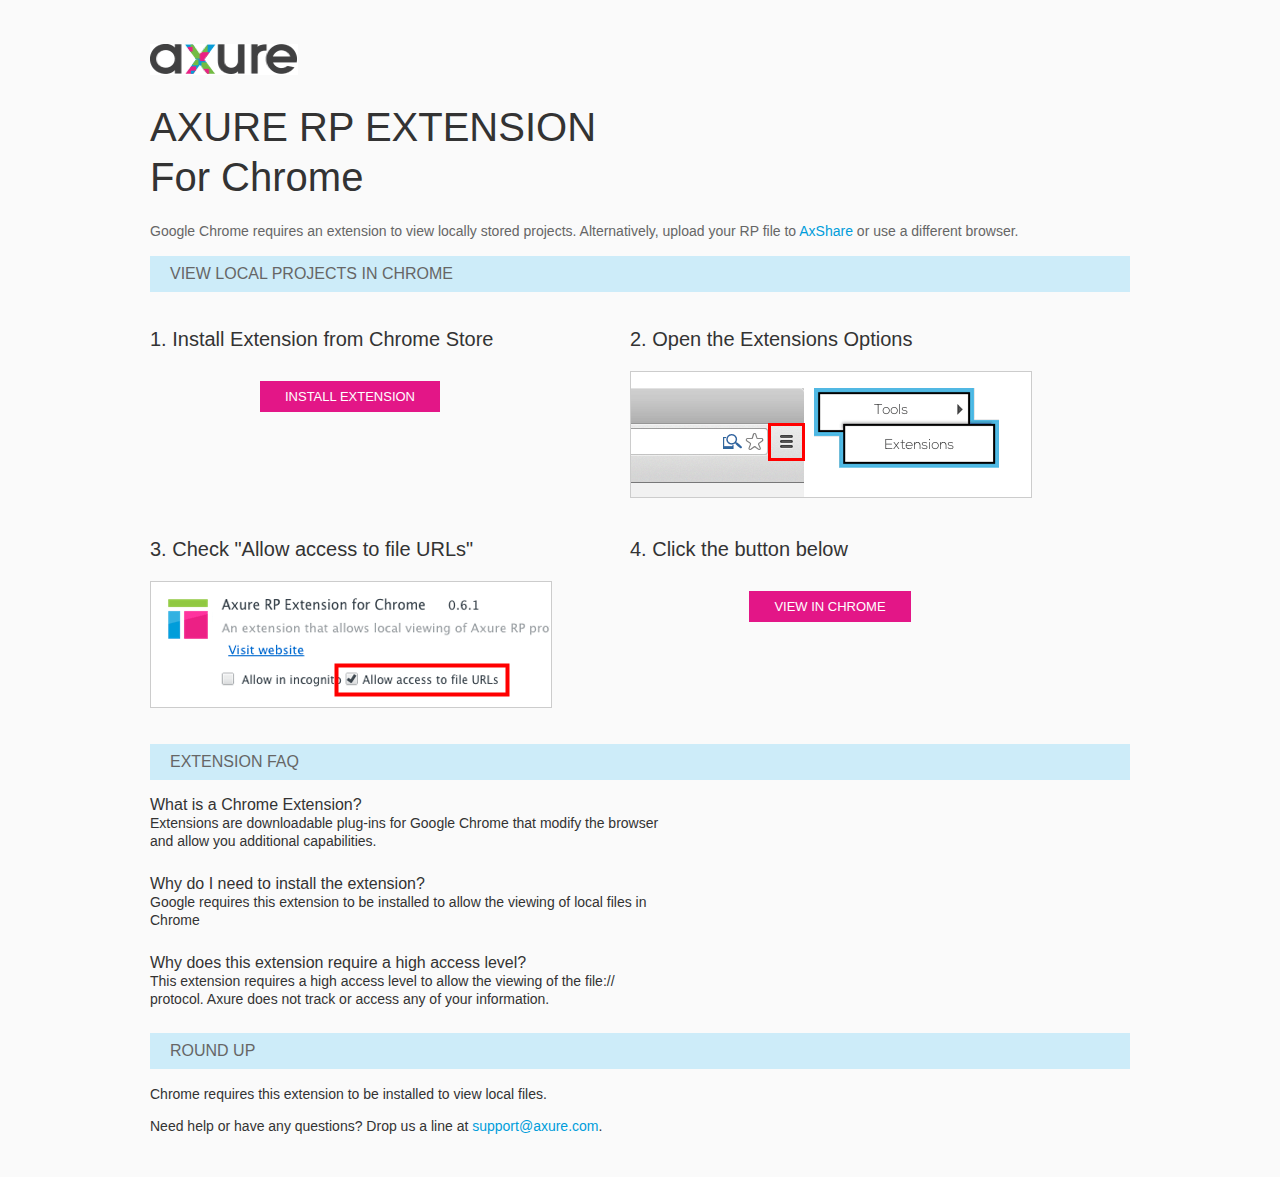
<file: resources/chrome/chrome.html>
<html>
<head>
    <title>Install the Axure RP Chrome Extension</title>
    <style type="text/css">
        *
        {
            font-family: Helvetica, Arial, sans-serif;
        }
        body
        {
            text-align: center;
            background-color: #fafafa;
        }
        p
        {
            font-size: 14px;
            line-height: 18px;
            color: #333333;
        }
        div.container
        {
            width: 980px;
            margin-left: auto;
            margin-right: auto;
            text-align: left;
        }
        a
        {
            text-decoration: none;
            color: #009dda;
        }
        .button
        {
            background: #E31687;
            font: normal 16px Arial, sans-serif;
            color: #FFFFFF;
            padding: 8px 25px 8px 25px;
            border: 0;
            display: inline-block;
            margin-top: 10px;
            text-transform: uppercase;
            font-size: 13px;
        }
        a:hover.button
        {
            opacity: .8;
        }
        div.left
        {
            width: 400px;
            float: left;
            margin-right: 80px;
        }
        div.right
        {
            width: 400px;
            float: left;
        }
        div.buttonContainer
        {
            text-align: center;
        }
        h1
        {
            font-size: 40px;
            color: #333333;
            line-height: 50px;
            margin-bottom: 20px;
            font-weight: normal;
        }
        h2
        {
            font-size: 38px;
            font-weight: normal;
            color: #08639C;
            text-align: center;
        }
        h3
        {
            font-size: 20px;
            color: #333333;
            font-weight: normal;
        }
        .heading
        {
            background-color: #cdecf9;
            height: 36px;
            line-height: 36px;
            padding-left: 20px;
            font-size: 16px;
            color: #666666;
        }
        span.faq
        {
            font-size: 16px;
            font-weight: normal;
            color: #333333;
            display: block;
        }
    </style>
</head>
<body>
    <div class="container">
        <br />
        <br />
        <img src="axure_logo.gif" alt="axure" />
        <br />
        <h1>
            AXURE RP EXTENSION<br />
            For Chrome</h1>
        <p style="font-size: 14px; color: #666666; margin-top: 10px;">
            Google Chrome requires an extension to view locally stored projects. Alternatively,
            upload your RP file to <a href="https://share.axure.com">AxShare</a> or use a different
            browser.</p>
        <h3 class="heading">
            VIEW LOCAL PROJECTS IN CHROME</h3>
        <div class="left">
            <h3>
                1. Install Extension from Chrome Store</h3>
            <div class="buttonContainer">
                <a class="button" href="https://chrome.google.com/webstore/detail/dogkpdfcklifaemcdfbildhcofnopogp"
                    target="_blank">Install Extension</a>
            </div>
        </div>
        <div class="right">
            <h3>
                2. Open the Extensions Options</h3>
            <img src="extensions_menu.gif" alt="extensions" />
        </div>
        <div style="clear: both; height: 20px;">
            &nbsp;</div>
        <div class="left">
            <h3>
                3. Check "Allow access to file URLs"</h3>
            <img src="allow_access.gif" alt="allow access" />
        </div>
        <div class="right">
            <h3>
                4. Click the button below</h3>
            <div class="buttonContainer">
                <a class="button" href="../../start.html">View in Chrome</a>
            </div>
        </div>
        <div style="clear: both; height: 20px;">
        </div>
        <h3 class="heading">
            EXTENSION FAQ</h3>
        <p>
            <span class="faq">What is a Chrome Extension?</span> Extensions are downloadable
            plug-ins for Google Chrome that modify the browser<br />
            and allow you additional capabilities.
        </p>
        <p style="margin-top: 25px;">
            <span class="faq">Why do I need to install the extension?</span> Google requires
            this extension to be installed to allow the viewing of local files in<br />
            Chrome
        </p>
        <p style="margin-top: 25px; margin-bottom: 25px;">
            <span class="faq">Why does this extension require a high access level?</span> This
            extension requires a high access level to allow the viewing of the file://<br />
            protocol. Axure does not track or access any of your information.
        </p>
        <h3 class="heading">
            ROUND UP</h3>
        <p>
            Chrome requires this extension to be installed to view local files.</p>
        <p>
            Need help or have any questions? Drop us a line at <a href="mailto:support@axure.com">
                support@axure.com</a>.
        </p>
        <div style="clear: both; height: 20px;">
        </div>
    </div>
</body>
</html>
</file>
<file: resources/css/axure_rp_page.css>
﻿/* so the window resize fires within a frame in IE7 */
html, body {
    height: 100%;
}

a {
    color: inherit;
}

p {
    margin: 0px;
    text-rendering: optimizeLegibility;
    font-feature-settings: "kern" 1;
    -webkit-font-feature-settings: "kern";
    -moz-font-feature-settings: "kern";
    -moz-font-feature-settings: "kern=1";
    font-kerning: normal;
}

iframe {
    background: #FFFFFF;
}

/* to match IE with C, FF */
input {
    padding: 1px 0px 1px 0px;
    box-sizing: border-box;
    -moz-box-sizing: border-box;
}

textarea {
    margin: 0px;
    box-sizing: border-box;
    -moz-box-sizing: border-box;
}

div.intcases {
    font-family: arial; 
    font-size: 12px;
    text-align:left; 
    border:1px solid #AAA; 
    background:#FFF none repeat scroll 0% 0%; 
    z-index:9999; 
    visibility:hidden; 
    position:absolute;
    padding: 0px;
    border-radius: 3px;
    white-space: nowrap;
}

div.intcaselink {
    cursor: pointer;
    padding: 3px 8px 3px 8px;
    margin: 5px;
    background:#EEE none repeat scroll 0% 0%; 
    border:1px solid #AAA;
    border-radius: 3px;
}

div.refpageimage {
    position: absolute;
    left: 0px;
    top: 0px;
    font-size: 0px;
    width: 16px;
    height: 16px;
    cursor: pointer;
    background-image: url(images/newwindow.gif);
    background-repeat: no-repeat;
}

div.annnoteimage {
    position: absolute;
    left: 0px;
    top: 0px;
    font-size: 0px;
    /*width: 16px;
    height: 12px;*/
    cursor: help;
    /*background-image: url(images/note.gif);*/
    /*background-repeat: no-repeat;*/
    width: 13px;
    height: 12px;
    padding-top: 1px;
    text-align: center;
    background-color: #138CDD;
    -moz-box-shadow: 1px 1px 3px #aaa;
    -webkit-box-shadow: 1px 1px 3px #aaa;
    box-shadow: 1px 1px 3px #aaa;
}

div.annnoteline {
    display: inline-block;
    width: 9px;
    height: 1px;
    border-bottom: 1px solid white;
    margin-top: 1px;
}

div.annnotelabel {
    position: absolute;
    left: 0px;
    top: 0px;
    font-family: Helvetica,Arial;
    font-size: 10px;
    /*border: 1px solid rgb(166,221,242);*/
    cursor: help;
    /*background:rgb(0,157,217) none repeat scroll 0% 0%;*/ 
    padding: 1px 3px 1px 3px;
    white-space: nowrap;
    color: white;
    
    background-color: #138CDD;
    -moz-box-shadow: 1px 1px 3px #aaa;
    -webkit-box-shadow: 1px 1px 3px #aaa;
    box-shadow: 1px 1px 3px #aaa;
}

.annotation {
    font-size: 12px;
    padding-left: 2px;
    margin-bottom: 5px;
}

.annotationName {
    /*font-size: 13px;
    font-weight: bold;
    margin-bottom: 3px;
    white-space: nowrap;*/

    font-family: 'Trebuchet MS';
    font-size: 14px;
    font-weight: bold;
    margin-bottom: 5px;
    white-space: nowrap;
}

.annotationValue {
    font-family: Arial, Helvetica, Sans-Serif;
    font-size: 12px;
    color: #4a4a4a;
    line-height: 21px;
    margin-bottom: 20px;
}

.noteLink {
    text-decoration: inherit;
    color: inherit;
}

.noteLink:hover {
    background-color: white;
}

/* this is a fix for the issue where dialogs jump around and takes the text-align from the body */
.dialogFix {
    position:absolute;
    text-align:left;
    border: 1px solid #8f949a;
}


@keyframes pulsate {
  from {
    box-shadow: 0 0 10px #15d6ba;
  }
  to {
    box-shadow: 0 0 20px #15d6ba;
  }
}

@-webkit-keyframes pulsate {
  from {
    -webkit-box-shadow: 0 0 10px #15d6ba;
    box-shadow: 0 0 10px #15d6ba;
  }
  to {
    -webkit-box-shadow: 0 0 20px #15d6ba;
    box-shadow: 0 0 20px #15d6ba;
  }
}
 
@-moz-keyframes pulsate {
  from {
    -moz-box-shadow: 0 0 10px #15d6ba;
    box-shadow: 0 0 10px #15d6ba;
  }
  to {
    -moz-box-shadow: 0 0 20px #15d6ba;
    box-shadow: 0 0 20px #15d6ba;
  }
}

.legacyPulsateBorder {
    /*border: 5px solid #15d6ba;
    margin: -5px;*/
    -moz-box-shadow: 0 0 10px 3px #15d6ba;
    box-shadow: 0 0 10px 3px #15d6ba;
}

.pulsateBorder {
  animation-name: pulsate;
  animation-timing-function: ease-in-out;
  animation-duration: 0.9s;
  animation-iteration-count: infinite;
  animation-direction: alternate;
  
  -webkit-animation-name: pulsate;
  -webkit-animation-timing-function: ease-in-out;
  -webkit-animation-duration: 0.9s;
  -webkit-animation-iteration-count: infinite;
  -webkit-animation-direction: alternate;

  -moz-animation-name: pulsate;
  -moz-animation-timing-function: ease-in-out;
  -moz-animation-duration: 0.9s;
  -moz-animation-iteration-count: infinite;
  -moz-animation-direction: alternate;
}

.ax_default_hidden, .ax_default_unplaced{
    display: none;
    visibility: hidden;
}

.widgetNoteSelected {
    -moz-box-shadow: 0 0 10px 3px #138CDD;
    box-shadow: 0 0 10px 3px #138CDD;
    /*-moz-box-shadow: 0 0 20px #3915d6;
    box-shadow: 0 0 20px #3915d6;*/
    /*border: 3px solid #3915d6;*/
    /*margin: -3px;*/
}


.singleImg {
    display: none;
    visibility: hidden;
}
</file>
<file: data/styles.css>
﻿.ax_default {
  font-family:'ArialMT', 'Arial';
  font-weight:400;
  font-style:normal;
  font-size:13px;
  color:#333333;
  text-align:center;
  line-height:normal;
}
._一级标题 {
  font-family:'ArialMT', 'Arial';
  font-weight:bold;
  font-style:normal;
  font-size:32px;
  text-align:left;
}
._二级标题 {
  font-family:'ArialMT', 'Arial';
  font-weight:bold;
  font-style:normal;
  font-size:24px;
  text-align:left;
}
._三级标题 {
  font-family:'ArialMT', 'Arial';
  font-weight:bold;
  font-style:normal;
  font-size:18px;
  text-align:left;
}
._四级标题 {
  font-family:'ArialMT', 'Arial';
  font-weight:bold;
  font-style:normal;
  font-size:14px;
  text-align:left;
}
._五级标题 {
  font-family:'ArialMT', 'Arial';
  font-weight:bold;
  font-style:normal;
  text-align:left;
}
._六级标题 {
  font-family:'ArialMT', 'Arial';
  font-weight:bold;
  font-style:normal;
  font-size:10px;
  text-align:left;
}
.label {
  font-size:14px;
  text-align:left;
}
._文本段落 {
  text-align:left;
}
.image {
}
.refs-webm-wechat {
  font-family:'PingFangSC-Regular', 'PingFang SC';
  font-weight:400;
  font-style:normal;
}
.refs-design-apple {
  font-family:'PingFangSC-Regular', 'PingFang SC';
  font-weight:400;
  font-style:normal;
}
._默认样式 {
}
.image1 {
}
.icon {
}
.paragraph {
  text-align:left;
}
.heading_2 {
  font-family:'Arial-BoldMT', 'Arial Bold', 'Arial';
  font-weight:700;
  font-style:normal;
  font-size:24px;
  text-align:left;
}
.connector {
}
.box_2 {
}
.ellipse {
}
</file>
<file: files/index/styles.css>
﻿body {
  margin:0px;
  background-image:none;
  position:static;
  left:auto;
  width:1303px;
  margin-left:0;
  margin-right:0;
  text-align:left;
}
#base {
  position:absolute;
  z-index:0;
}
#u0 {
  position:absolute;
  left:128px;
  top:45px;
}
#u0_state0 {
  position:relative;
  left:0px;
  top:0px;
  background-image:none;
}
#u0_state0_content {
  position:absolute;
  left:0px;
  top:0px;
  width:1px;
  height:1px;
}
#u1_div {
  position:absolute;
  left:0px;
  top:0px;
  width:375px;
  height:44px;
  background:inherit;
  background-color:rgba(255, 255, 255, 1);
  border:none;
  border-left:0px;
  border-top:0px;
  border-right:0px;
  border-radius:0px;
  border-top-left-radius:0px;
  border-top-right-radius:0px;
  border-bottom-right-radius:0px;
  border-bottom-left-radius:0px;
  -moz-box-shadow:none;
  -webkit-box-shadow:none;
  box-shadow:none;
  font-family:'微软雅黑';
  font-weight:410;
  font-style:normal;
  color:#999999;
  line-height:28px;
}
#u1 {
  position:absolute;
  left:0px;
  top:0px;
  width:375px;
  height:44px;
  font-family:'微软雅黑';
  font-weight:410;
  font-style:normal;
  color:#999999;
  line-height:28px;
}
#u2 {
  position:absolute;
  left:0px;
  top:14px;
  width:375px;
  visibility:hidden;
  word-wrap:break-word;
}
#u4_img {
  position:absolute;
  left:0px;
  top:0px;
  width:375px;
  height:44px;
}
#u4 {
  position:absolute;
  left:0px;
  top:0px;
  width:375px;
  height:44px;
}
#u5 {
  position:absolute;
  left:2px;
  top:14px;
  width:371px;
  visibility:hidden;
  word-wrap:break-word;
}
#u6 {
  position:absolute;
  left:0px;
  top:0px;
  width:0px;
  height:0px;
}
#u7_div {
  position:absolute;
  left:0px;
  top:0px;
  width:375px;
  height:40px;
  background:inherit;
  background-color:rgba(255, 255, 255, 1);
  box-sizing:border-box;
  border-width:1px;
  border-style:solid;
  border-color:rgba(242, 242, 242, 1);
  border-left:0px;
  border-top:0px;
  border-right:0px;
  border-radius:0px;
  border-top-left-radius:0px;
  border-top-right-radius:0px;
  border-bottom-right-radius:0px;
  border-bottom-left-radius:0px;
  -moz-box-shadow:none;
  -webkit-box-shadow:none;
  box-shadow:none;
  font-family:'PingFangSC-Regular', 'PingFang SC';
  font-weight:400;
  font-style:normal;
  color:#000000;
  line-height:28px;
}
#u7 {
  position:absolute;
  left:0px;
  top:44px;
  width:375px;
  height:40px;
  font-family:'PingFangSC-Regular', 'PingFang SC';
  font-weight:400;
  font-style:normal;
  color:#000000;
  line-height:28px;
}
#u8 {
  position:absolute;
  left:0px;
  top:6px;
  width:375px;
  word-wrap:break-word;
}
#u9_div {
  position:absolute;
  left:0px;
  top:0px;
  width:40px;
  height:40px;
  background:inherit;
  background-color:rgba(255, 255, 255, 0);
  border:none;
  border-radius:0px;
  -moz-box-shadow:none;
  -webkit-box-shadow:none;
  box-shadow:none;
  font-family:'FontAwesome';
  font-weight:410;
  font-style:normal;
  font-size:16px;
  color:#3478F7;
  line-height:20px;
}
#u9 {
  position:absolute;
  left:326px;
  top:44px;
  width:40px;
  height:40px;
  font-family:'FontAwesome';
  font-weight:410;
  font-style:normal;
  font-size:16px;
  color:#3478F7;
  line-height:20px;
}
#u9_div.mouseDown {
  position:absolute;
  left:0px;
  top:0px;
  width:40px;
  height:40px;
  background:inherit;
  background-color:rgba(255, 255, 255, 0);
  border:none;
  border-radius:0px;
  -moz-box-shadow:none;
  -webkit-box-shadow:none;
  box-shadow:none;
  font-family:'FontAwesome';
  font-weight:410;
  font-style:normal;
  font-size:16px;
  color:#3478F7;
  line-height:20px;
}
#u9.mouseDown {
  opacity:0.5;
}
#u10 {
  position:absolute;
  left:0px;
  top:10px;
  width:40px;
  word-wrap:break-word;
}
#u11_div {
  position:absolute;
  left:0px;
  top:0px;
  width:40px;
  height:40px;
  background:inherit;
  background-color:rgba(255, 255, 255, 0);
  border:none;
  border-radius:0px;
  -moz-box-shadow:none;
  -webkit-box-shadow:none;
  box-shadow:none;
  font-family:'FontAwesome';
  font-weight:410;
  font-style:normal;
  font-size:16px;
  color:#3478F7;
  line-height:20px;
}
#u11 {
  position:absolute;
  left:276px;
  top:44px;
  width:40px;
  height:40px;
  font-family:'FontAwesome';
  font-weight:410;
  font-style:normal;
  font-size:16px;
  color:#3478F7;
  line-height:20px;
}
#u11_div.mouseDown {
  position:absolute;
  left:0px;
  top:0px;
  width:40px;
  height:40px;
  background:inherit;
  background-color:rgba(255, 255, 255, 0);
  border:none;
  border-radius:0px;
  -moz-box-shadow:none;
  -webkit-box-shadow:none;
  box-shadow:none;
  font-family:'FontAwesome';
  font-weight:410;
  font-style:normal;
  font-size:16px;
  color:#3478F7;
  line-height:20px;
}
#u11.mouseDown {
  opacity:0.5;
}
#u12 {
  position:absolute;
  left:0px;
  top:10px;
  width:40px;
  word-wrap:break-word;
}
#u13_img {
  position:absolute;
  left:0px;
  top:0px;
  width:20px;
  height:17px;
}
#u13 {
  position:absolute;
  left:11px;
  top:56px;
  width:20px;
  height:17px;
}
#u14 {
  position:absolute;
  left:2px;
  top:0px;
  width:16px;
  visibility:hidden;
  word-wrap:break-word;
}
#u15 {
  position:absolute;
  left:128px;
  top:775px;
  width:375px;
  height:80px;
  overflow:hidden;
}
#u15_state0 {
  position:absolute;
  left:0px;
  top:0px;
  width:375px;
  height:80px;
  -ms-overflow-x:hidden;
  overflow-x:hidden;
  -ms-overflow-y:hidden;
  overflow-y:hidden;
  background-image:none;
}
#u15_state0_content {
  position:absolute;
  left:0px;
  top:0px;
  width:1px;
  height:1px;
}
#u17_div {
  position:absolute;
  left:0px;
  top:0px;
  width:375px;
  height:80px;
  background:inherit;
  background-color:rgba(255, 255, 255, 1);
  box-sizing:border-box;
  border-width:1px;
  border-style:solid;
  border-color:rgba(228, 228, 228, 1);
  border-left:0px;
  border-right:0px;
  border-bottom:0px;
  border-radius:0px;
  border-top-left-radius:0px;
  border-top-right-radius:0px;
  border-bottom-right-radius:0px;
  border-bottom-left-radius:0px;
  -moz-box-shadow:none;
  -webkit-box-shadow:none;
  box-shadow:none;
  font-family:'微软雅黑 Bold', '微软雅黑 Regular', '微软雅黑';
  font-weight:700;
  font-style:normal;
  font-size:16px;
  line-height:20px;
}
#u17 {
  position:absolute;
  left:0px;
  top:0px;
  width:375px;
  height:80px;
  font-family:'微软雅黑 Bold', '微软雅黑 Regular', '微软雅黑';
  font-weight:700;
  font-style:normal;
  font-size:16px;
  line-height:20px;
}
#u18 {
  position:absolute;
  left:0px;
  top:32px;
  width:375px;
  visibility:hidden;
  word-wrap:break-word;
}
#u19_div {
  position:absolute;
  left:0px;
  top:0px;
  width:188px;
  height:60px;
  background:inherit;
  background-color:rgba(255, 255, 255, 0);
  border:none;
  border-left:0px;
  border-right:0px;
  border-bottom:0px;
  border-radius:0px;
  border-top-left-radius:0px;
  border-top-right-radius:0px;
  border-bottom-right-radius:0px;
  border-bottom-left-radius:0px;
  -moz-box-shadow:none;
  -webkit-box-shadow:none;
  box-shadow:none;
  font-family:'PingFangSC-Regular', 'PingFang SC';
  font-weight:400;
  font-style:normal;
  font-size:12px;
  color:#CCCCCC;
  line-height:20px;
}
#u19 {
  position:absolute;
  left:0px;
  top:0px;
  width:188px;
  height:60px;
  font-family:'PingFangSC-Regular', 'PingFang SC';
  font-weight:400;
  font-style:normal;
  font-size:12px;
  color:#CCCCCC;
  line-height:20px;
}
#u20 {
  position:absolute;
  left:0px;
  top:28px;
  width:188px;
  word-wrap:break-word;
}
#u21_div {
  position:absolute;
  left:0px;
  top:0px;
  width:187px;
  height:60px;
  background:inherit;
  background-color:rgba(255, 255, 255, 0);
  border:none;
  border-left:0px;
  border-right:0px;
  border-bottom:0px;
  border-radius:0px;
  border-top-left-radius:0px;
  border-top-right-radius:0px;
  border-bottom-right-radius:0px;
  border-bottom-left-radius:0px;
  -moz-box-shadow:none;
  -webkit-box-shadow:none;
  box-shadow:none;
  font-family:'PingFangSC-Regular', 'PingFang SC';
  font-weight:400;
  font-style:normal;
  font-size:12px;
  color:#CCCCCC;
  line-height:20px;
}
#u21 {
  position:absolute;
  left:188px;
  top:0px;
  width:187px;
  height:60px;
  font-family:'PingFangSC-Regular', 'PingFang SC';
  font-weight:400;
  font-style:normal;
  font-size:12px;
  color:#CCCCCC;
  line-height:20px;
}
#u22 {
  position:absolute;
  left:0px;
  top:28px;
  width:187px;
  word-wrap:break-word;
}
#u23_div {
  position:absolute;
  left:0px;
  top:0px;
  width:200px;
  height:7px;
  background:inherit;
  background-color:rgba(153, 153, 153, 1);
  border:none;
  border-radius:100px;
  -moz-box-shadow:none;
  -webkit-box-shadow:none;
  box-shadow:none;
  font-family:'微软雅黑 Bold', '微软雅黑 Regular', '微软雅黑';
  font-weight:700;
  font-style:normal;
  font-size:16px;
  line-height:20px;
}
#u23 {
  position:absolute;
  left:88px;
  top:65px;
  width:200px;
  height:7px;
  font-family:'微软雅黑 Bold', '微软雅黑 Regular', '微软雅黑';
  font-weight:700;
  font-style:normal;
  font-size:16px;
  line-height:20px;
}
#u24 {
  position:absolute;
  left:0px;
  top:-4px;
  width:200px;
  visibility:hidden;
  word-wrap:break-word;
}
#u25_img {
  position:absolute;
  left:0px;
  top:0px;
  width:20px;
  height:16px;
}
#u25 {
  position:absolute;
  left:84px;
  top:12px;
  width:20px;
  height:16px;
}
#u26 {
  position:absolute;
  left:2px;
  top:0px;
  width:16px;
  visibility:hidden;
  word-wrap:break-word;
}
#u27_img {
  position:absolute;
  left:0px;
  top:0px;
  width:14px;
  height:16px;
}
#u27 {
  position:absolute;
  left:273px;
  top:12px;
  width:14px;
  height:16px;
}
#u28 {
  position:absolute;
  left:2px;
  top:0px;
  width:10px;
  visibility:hidden;
  word-wrap:break-word;
}
#u29_div {
  position:absolute;
  left:0px;
  top:0px;
  width:188px;
  height:60px;
  background:inherit;
  background-color:rgba(255, 255, 255, 0);
  border:none;
  border-left:0px;
  border-right:0px;
  border-bottom:0px;
  border-radius:0px;
  border-top-left-radius:0px;
  border-top-right-radius:0px;
  border-bottom-right-radius:0px;
  border-bottom-left-radius:0px;
  -moz-box-shadow:none;
  -webkit-box-shadow:none;
  box-shadow:none;
  font-family:'PingFangSC-Regular', 'PingFang SC';
  font-weight:400;
  font-style:normal;
  font-size:12px;
  color:#0079FE;
  line-height:20px;
}
#u29 {
  position:absolute;
  left:0px;
  top:0px;
  width:188px;
  height:60px;
  font-family:'PingFangSC-Regular', 'PingFang SC';
  font-weight:400;
  font-style:normal;
  font-size:12px;
  color:#0079FE;
  line-height:20px;
}
#u29_div.selected {
  position:absolute;
  left:0px;
  top:0px;
  width:188px;
  height:60px;
  background:inherit;
  background-color:rgba(255, 255, 255, 0);
  border:none;
  border-left:0px;
  border-right:0px;
  border-bottom:0px;
  border-radius:0px;
  border-top-left-radius:0px;
  border-top-right-radius:0px;
  border-bottom-right-radius:0px;
  border-bottom-left-radius:0px;
  -moz-box-shadow:none;
  -webkit-box-shadow:none;
  box-shadow:none;
  font-family:'PingFangSC-Regular', 'PingFang SC';
  font-weight:400;
  font-style:normal;
  font-size:12px;
  color:#0079FE;
  line-height:20px;
}
#u29.selected {
}
#u30 {
  position:absolute;
  left:0px;
  top:28px;
  width:188px;
  word-wrap:break-word;
}
#u31_img {
  position:absolute;
  left:0px;
  top:0px;
  width:20px;
  height:16px;
}
#u31 {
  position:absolute;
  left:84px;
  top:12px;
  width:20px;
  height:16px;
}
#u32 {
  position:absolute;
  left:2px;
  top:0px;
  width:16px;
  visibility:hidden;
  word-wrap:break-word;
}
#u34 {
  position:absolute;
  left:0px;
  top:0px;
  width:0px;
  height:0px;
}
#u35_div {
  position:absolute;
  left:0px;
  top:0px;
  width:29px;
  height:80px;
  background:inherit;
  background-color:rgba(249, 249, 249, 1);
  border:none;
  border-left:0px;
  border-top:0px;
  border-right:0px;
  border-radius:0px;
  border-top-left-radius:0px;
  border-top-right-radius:0px;
  border-bottom-right-radius:0px;
  border-bottom-left-radius:0px;
  -moz-box-shadow:none;
  -webkit-box-shadow:none;
  box-shadow:none;
  font-family:'微软雅黑';
  font-weight:410;
  font-style:normal;
  color:#999999;
  line-height:28px;
}
#u35 {
  position:absolute;
  left:502px;
  top:822px;
  width:29px;
  height:80px;
  font-family:'微软雅黑';
  font-weight:410;
  font-style:normal;
  color:#999999;
  line-height:28px;
}
#u36 {
  position:absolute;
  left:0px;
  top:32px;
  width:29px;
  visibility:hidden;
  word-wrap:break-word;
}
#u37_img {
  position:absolute;
  left:0px;
  top:0px;
  width:432px;
  height:62px;
}
#u37 {
  position:absolute;
  left:100px;
  top:20px;
  width:432px;
  height:62px;
}
#u38 {
  position:absolute;
  left:2px;
  top:23px;
  width:428px;
  visibility:hidden;
  word-wrap:break-word;
}
#u39_img {
  position:absolute;
  left:0px;
  top:0px;
  width:31px;
  height:801px;
}
#u39 {
  position:absolute;
  left:100px;
  top:82px;
  width:31px;
  height:801px;
}
#u40 {
  position:absolute;
  left:2px;
  top:392px;
  width:27px;
  visibility:hidden;
  word-wrap:break-word;
}
#u41_img {
  position:absolute;
  left:0px;
  top:0px;
  width:370px;
  height:61px;
}
#u41 {
  position:absolute;
  left:131px;
  top:822px;
  width:370px;
  height:61px;
}
#u42 {
  position:absolute;
  left:2px;
  top:22px;
  width:366px;
  visibility:hidden;
  word-wrap:break-word;
}
#u43_img {
  position:absolute;
  left:0px;
  top:0px;
  width:31px;
  height:801px;
}
#u43 {
  position:absolute;
  left:501px;
  top:82px;
  width:31px;
  height:801px;
}
#u44 {
  position:absolute;
  left:2px;
  top:392px;
  width:27px;
  visibility:hidden;
  word-wrap:break-word;
}
#u45 {
  position:absolute;
  left:143px;
  top:139px;
  touch-action:pan-y;
}
#u45_state0 {
  position:relative;
  left:0px;
  top:0px;
  background-image:none;
}
#u45_state0_content {
  position:absolute;
  left:0px;
  top:0px;
  width:1px;
  height:1px;
}
#u46_div {
  position:absolute;
  left:0px;
  top:0px;
  width:345px;
  height:600px;
  background:inherit;
  background-color:rgba(255, 255, 255, 1);
  box-sizing:border-box;
  border-width:1px;
  border-style:solid;
  border-color:rgba(228, 228, 228, 1);
  border-radius:0px;
  -moz-box-shadow:5px 5px 5px rgba(102, 102, 102, 0.349019607843137);
  -webkit-box-shadow:5px 5px 5px rgba(102, 102, 102, 0.349019607843137);
  box-shadow:5px 5px 5px rgba(102, 102, 102, 0.349019607843137);
  font-family:'Roboto';
  font-weight:400;
  font-style:normal;
  font-size:12px;
}
#u46 {
  position:absolute;
  left:0px;
  top:20px;
  width:345px;
  height:600px;
  font-family:'Roboto';
  font-weight:400;
  font-style:normal;
  font-size:12px;
}
#u47 {
  position:absolute;
  left:2px;
  top:292px;
  width:341px;
  visibility:hidden;
  word-wrap:break-word;
}
#u48_div {
  position:absolute;
  left:0px;
  top:0px;
  width:345px;
  height:600px;
  background:inherit;
  background-color:rgba(255, 255, 255, 1);
  box-sizing:border-box;
  border-width:1px;
  border-style:solid;
  border-color:rgba(228, 228, 228, 1);
  border-radius:0px;
  -moz-box-shadow:-5px -5px 5px rgba(102, 102, 102, 0.349019607843137);
  -webkit-box-shadow:-5px -5px 5px rgba(102, 102, 102, 0.349019607843137);
  box-shadow:-5px -5px 5px rgba(102, 102, 102, 0.349019607843137);
  font-family:'Roboto';
  font-weight:400;
  font-style:normal;
  font-size:12px;
}
#u48 {
  position:absolute;
  left:0px;
  top:20px;
  width:345px;
  height:600px;
  font-family:'Roboto';
  font-weight:400;
  font-style:normal;
  font-size:12px;
}
#u49 {
  position:absolute;
  left:2px;
  top:292px;
  width:341px;
  visibility:hidden;
  word-wrap:break-word;
}
#u50_div {
  position:absolute;
  left:0px;
  top:0px;
  width:319px;
  height:66px;
  background:inherit;
  background-color:rgba(255, 255, 255, 0);
  border:none;
  border-radius:0px;
  -moz-box-shadow:none;
  -webkit-box-shadow:none;
  box-shadow:none;
  font-family:'Arial-BoldMT', 'Arial Bold', 'Arial';
  font-weight:700;
  font-style:normal;
}
#u50 {
  position:absolute;
  left:13px;
  top:36px;
  width:319px;
  height:66px;
  font-family:'Arial-BoldMT', 'Arial Bold', 'Arial';
  font-weight:700;
  font-style:normal;
}
#u51 {
  position:absolute;
  left:0px;
  top:0px;
  width:319px;
  word-wrap:break-word;
}
#u52_div {
  position:absolute;
  left:0px;
  top:0px;
  width:300px;
  height:246px;
  background:inherit;
  background-color:rgba(255, 255, 255, 0);
  border:none;
  border-radius:0px;
  -moz-box-shadow:none;
  -webkit-box-shadow:none;
  box-shadow:none;
}
#u52 {
  position:absolute;
  left:13px;
  top:129px;
  width:300px;
  height:246px;
}
#u53 {
  position:absolute;
  left:0px;
  top:0px;
  width:300px;
  word-wrap:break-word;
}
#u54_div {
  position:absolute;
  left:0px;
  top:0px;
  width:57px;
  height:20px;
  background:inherit;
  background-color:rgba(255, 255, 255, 0);
  border:none;
  border-radius:0px;
  -moz-box-shadow:none;
  -webkit-box-shadow:none;
  box-shadow:none;
}
#u54 {
  position:absolute;
  left:13px;
  top:591px;
  width:57px;
  height:20px;
}
#u55 {
  position:absolute;
  left:0px;
  top:0px;
  width:57px;
  white-space:nowrap;
}
#u56_div {
  position:absolute;
  left:0px;
  top:0px;
  width:51px;
  height:20px;
  background:inherit;
  background-color:rgba(255, 255, 255, 0);
  border:none;
  border-radius:0px;
  -moz-box-shadow:none;
  -webkit-box-shadow:none;
  box-shadow:none;
}
#u56 {
  position:absolute;
  left:256px;
  top:591px;
  width:51px;
  height:20px;
}
#u57 {
  position:absolute;
  left:0px;
  top:0px;
  width:51px;
  white-space:nowrap;
}
#u45_state1 {
  position:relative;
  left:0px;
  top:0px;
  visibility:hidden;
  background-image:none;
}
#u45_state1_content {
  position:absolute;
  left:0px;
  top:0px;
  width:1px;
  height:1px;
}
#u58_div {
  position:absolute;
  left:0px;
  top:0px;
  width:345px;
  height:600px;
  background:inherit;
  background-color:rgba(255, 255, 255, 1);
  box-sizing:border-box;
  border-width:1px;
  border-style:solid;
  border-color:rgba(228, 228, 228, 1);
  border-radius:0px;
  -moz-box-shadow:5px 5px 5px rgba(102, 102, 102, 0.349019607843137);
  -webkit-box-shadow:5px 5px 5px rgba(102, 102, 102, 0.349019607843137);
  box-shadow:5px 5px 5px rgba(102, 102, 102, 0.349019607843137);
  font-family:'Roboto';
  font-weight:400;
  font-style:normal;
  font-size:12px;
}
#u58 {
  position:absolute;
  left:0px;
  top:20px;
  width:345px;
  height:600px;
  font-family:'Roboto';
  font-weight:400;
  font-style:normal;
  font-size:12px;
}
#u59 {
  position:absolute;
  left:2px;
  top:292px;
  width:341px;
  visibility:hidden;
  word-wrap:break-word;
}
#u60_div {
  position:absolute;
  left:0px;
  top:0px;
  width:345px;
  height:600px;
  background:inherit;
  background-color:rgba(255, 255, 255, 1);
  box-sizing:border-box;
  border-width:1px;
  border-style:solid;
  border-color:rgba(228, 228, 228, 1);
  border-radius:0px;
  -moz-box-shadow:-5px -5px 5px rgba(102, 102, 102, 0.349019607843137);
  -webkit-box-shadow:-5px -5px 5px rgba(102, 102, 102, 0.349019607843137);
  box-shadow:-5px -5px 5px rgba(102, 102, 102, 0.349019607843137);
  font-family:'Roboto';
  font-weight:400;
  font-style:normal;
  font-size:12px;
}
#u60 {
  position:absolute;
  left:0px;
  top:20px;
  width:345px;
  height:600px;
  font-family:'Roboto';
  font-weight:400;
  font-style:normal;
  font-size:12px;
}
#u61 {
  position:absolute;
  left:2px;
  top:292px;
  width:341px;
  visibility:hidden;
  word-wrap:break-word;
}
#u62_div {
  position:absolute;
  left:0px;
  top:0px;
  width:319px;
  height:66px;
  background:inherit;
  background-color:rgba(255, 255, 255, 0);
  border:none;
  border-radius:0px;
  -moz-box-shadow:none;
  -webkit-box-shadow:none;
  box-shadow:none;
  font-family:'Arial-BoldMT', 'Arial Bold', 'Arial';
  font-weight:700;
  font-style:normal;
}
#u62 {
  position:absolute;
  left:13px;
  top:36px;
  width:319px;
  height:66px;
  font-family:'Arial-BoldMT', 'Arial Bold', 'Arial';
  font-weight:700;
  font-style:normal;
}
#u63 {
  position:absolute;
  left:0px;
  top:0px;
  width:319px;
  word-wrap:break-word;
}
#u64_div {
  position:absolute;
  left:0px;
  top:0px;
  width:300px;
  height:333px;
  background:inherit;
  background-color:rgba(255, 255, 255, 0);
  border:none;
  border-radius:0px;
  -moz-box-shadow:none;
  -webkit-box-shadow:none;
  box-shadow:none;
}
#u64 {
  position:absolute;
  left:13px;
  top:129px;
  width:300px;
  height:333px;
}
#u65 {
  position:absolute;
  left:0px;
  top:0px;
  width:300px;
  word-wrap:break-word;
}
#u66_div {
  position:absolute;
  left:0px;
  top:0px;
  width:57px;
  height:20px;
  background:inherit;
  background-color:rgba(255, 255, 255, 0);
  border:none;
  border-radius:0px;
  -moz-box-shadow:none;
  -webkit-box-shadow:none;
  box-shadow:none;
}
#u66 {
  position:absolute;
  left:13px;
  top:591px;
  width:57px;
  height:20px;
}
#u67 {
  position:absolute;
  left:0px;
  top:0px;
  width:57px;
  white-space:nowrap;
}
#u68_div {
  position:absolute;
  left:0px;
  top:0px;
  width:51px;
  height:20px;
  background:inherit;
  background-color:rgba(255, 255, 255, 0);
  border:none;
  border-radius:0px;
  -moz-box-shadow:none;
  -webkit-box-shadow:none;
  box-shadow:none;
}
#u68 {
  position:absolute;
  left:256px;
  top:591px;
  width:51px;
  height:20px;
}
#u69 {
  position:absolute;
  left:0px;
  top:0px;
  width:51px;
  white-space:nowrap;
}
#u70_img {
  position:absolute;
  left:0px;
  top:0px;
  width:24px;
  height:24px;
}
#u70 {
  position:absolute;
  left:446px;
  top:419px;
  width:24px;
  height:24px;
  font-size:12px;
  color:#FF3399;
}
#u71 {
  position:absolute;
  left:2px;
  top:5px;
  width:20px;
  word-wrap:break-word;
}
#u72_div {
  position:absolute;
  left:0px;
  top:0px;
  width:81px;
  height:28px;
  background:inherit;
  background-color:rgba(255, 255, 255, 0);
  border:none;
  border-radius:0px;
  -moz-box-shadow:none;
  -webkit-box-shadow:none;
  box-shadow:none;
  font-family:'PingFangSC-Regular', 'PingFang SC';
  font-weight:400;
  font-style:normal;
  font-size:20px;
  color:#FF3399;
}
#u72 {
  position:absolute;
  left:803px;
  top:417px;
  width:81px;
  height:28px;
  font-family:'PingFangSC-Regular', 'PingFang SC';
  font-weight:400;
  font-style:normal;
  font-size:20px;
  color:#FF3399;
}
#u73 {
  position:absolute;
  left:0px;
  top:0px;
  width:81px;
  white-space:nowrap;
}
#u74_div {
  position:absolute;
  left:0px;
  top:0px;
  width:500px;
  height:62px;
  background:inherit;
  background-color:rgba(255, 255, 255, 0);
  box-sizing:border-box;
  border-width:2px;
  border-style:solid;
  border-color:rgba(255, 51, 153, 1);
  border-top:0px;
  border-right:0px;
  border-bottom:0px;
  border-radius:0px;
  border-top-left-radius:0px;
  border-top-right-radius:0px;
  border-bottom-right-radius:0px;
  border-bottom-left-radius:0px;
  -moz-box-shadow:none;
  -webkit-box-shadow:none;
  box-shadow:none;
  font-size:12px;
  color:#FF3399;
  line-height:18px;
}
#u74 {
  position:absolute;
  left:803px;
  top:472px;
  width:500px;
  height:62px;
  font-size:12px;
  color:#FF3399;
  line-height:18px;
}
#u75 {
  position:absolute;
  left:8px;
  top:4px;
  width:492px;
  word-wrap:break-word;
}
#u76 {
  position:absolute;
  left:470px;
  top:431px;
  width:0px;
  height:0px;
  font-family:'PingFangSC-Regular', 'PingFang SC';
  font-weight:400;
  font-style:normal;
  color:#656565;
}
#u76_seg0 {
  position:absolute;
  left:0px;
  top:-4px;
  width:337px;
  height:8px;
}
#u76_seg1 {
  position:absolute;
  left:-7px;
  top:-10px;
  width:20px;
  height:20px;
}
#u77 {
  position:absolute;
  left:116px;
  top:-8px;
  width:100px;
  visibility:hidden;
  word-wrap:break-word;
}
</file>
<file: resources/css/default.css>
﻿body {
  font-family : Arial, Helvetica, Sans-Serif;
  background-color: #8f949a;
  overflow:hidden;
}
a {
  cursor: pointer;
}

input[type="radio"], input[type="checkbox"] {
    margin: 0px 9px 0px 0px;
    vertical-align: bottom;
}

input {
    -webkit-box-sizing: border-box;
    -moz-box-sizing: border-box;
    box-sizing: border-box;
}

#maximizePanelContainer {
  font-size: 4px;
  position:absolute;
  left: 0px;
  top: 0px;
  width: 55px;
  height: 20px;
  overflow: visible;
  z-index: 1000;
}
#maximizePanelOver {
    position: absolute;
    left: 0px;
    top: 0px;
    width: 55px;
    height: 20px;
}
.maximizePanel {
    position: absolute;
    left: 0px;
    top: 0px;
    width: 55px;
    height: 20px;
    background: #a2a2a2 url('../images/expand.png') no-repeat center center;
    background: url('../images/expand.svg') no-repeat center center, linear-gradient(rgba(200,200,200,.5),rgba(200,200,200,.5));
    cursor: pointer;
}

#interfaceControlFrameMinimizeContainer {
  position:absolute;
    top: 0px;
    left: 0px;
  font-size: 2px; /*for IE*/
  text-align: right;
  z-index: 100;
    height: 20px;
    width: 55px;
    background-color: #62666b;
}
#interfaceControlFrameMinimizeContainer a {
    display: inline-block;
    width: 55px;
    height: 20px;
    font-size: 2px;
    background: url('../images/close.png') no-repeat center center;
    background: url('../images/close.svg') no-repeat center center, linear-gradient(transparent,transparent);
    text-decoration: none;
}

.hashover #interfaceControlFrameMinimizeContainer a:hover {
    background: url('../images/close_hover.png') no-repeat center center;
    background: url('../images/close_hover.svg') no-repeat center center, linear-gradient(transparent,transparent);
}

#interfaceControlFrame {
    margin: 0px 0px 0px 55px;
}

#interfaceControlFrameCloseContainer {
    /*display: none;*/
    position:absolute;
    bottom: 0px;
    left: 0px;
    font-size: 9px;
    font-family: 'Trebuchet MS';
    font-weight: bold;
    letter-spacing: 1px;
    z-index: 100;
    width: 55px;
    background-color: #62666b;
    text-align: center;  
}
#interfaceControlFrameCloseContainer a {
    display: inline-block;
    width: 55px;
    color: #ffffff;
    padding: 5px 0px;
}

#interfaceControlFrameHeader li a {
    display: block;
    width: 54px;
    height: 78px;
    text-align: center;
    padding-top: 50px;
    outline: none;
    margin-right: 1px;
    text-decoration: none;
    color: #ffffff;
    white-space: nowrap;
    background-color: transparent;
    background-repeat: no-repeat;
    background-position: 50% 17px;
    box-sizing: border-box;
    -moz-box-sizing: border-box;
    -webkit-box-sizing: border-box;
    border-left: 4px solid transparent;
    border-right: 4px solid transparent;
}

.hashover #interfaceControlFrameHeader li a:hover {
    background-color: transparent;
    background-repeat: no-repeat;
    background-position: 50% 17px;
    color: #c2c2c2;
}

#interfaceControlFrameHeader li a.selected, #interfaceControlFrameHeader li a.selected:hover {
    background-color: #f5f5f5;
    background-repeat: no-repeat;
    background-position: 50% 17px;
    color: #62666b;
    border-left: 5px solid #138CDD;
}

#interfaceControlFrameHeaderContainer {
    float: left;
    overflow: visible;
    width: 55px;
    margin-left: -55px;
    margin-top: 20px;
}

#interfaceControlFrameHeader {
    position: relative;
    list-style: none;
    font-size: 8px;
    z-index: 50;
    font-family: 'Trebuchet MS';
    font-weight: bold;
    letter-spacing: 1px;
}

#interfaceControlFrameContainer {
    float: right;
    background-color: #f5f5f5;
    overflow: hidden;
    width: 100%;
}

#interfaceControlFrameLogoContainer {
  background-color: White;
  padding: 20px 10px 10px 10px;
  overflow: hidden;
}

#interfaceControlFrameLogoImageContainer {
  text-align: center;
}

#interfaceControlFrameLogoCaptionContainer {
  text-align: center;
  margin: 5px 10px 0px 10px;
  font-size: 12px;
  color: #4a4a4a;
}

#logoImage {
    width: 100%;
}

.emptyStateContainer {
    text-align: center;
    padding: 0px 10px;
    margin-top: 32px
}

.emptyStateTitle {
    margin: 0px 0px 9px 0px;
    font-weight: bold;
}

.emptyStateContent {
    line-height: 16px;
}

.dottedDivider {
    height: 2px;
    margin: 15px 0px 15px 0px;
    background: url('../images/divider.png') no-repeat center center;
    background: url('../images/divider.svg') no-repeat center center, linear-gradient(transparent,transparent);
}

.nondottedDivider {
    height: 2px;
    margin: 9px 0px 9px 0px;
}
</file>
<file: plugins/sitemap/styles/sitemap.css>
﻿
#sitemapHost {
    font-size: 12px;
    color:#4a4a4a;
    height: 100%;
}

#sitemapHostBtn a {
    background: url('images/sitemap_on.png');
    background: url('images/sitemap_on.svg'),linear-gradient(transparent, transparent);
}

.hashover #sitemapHostBtn a:hover {
    background: url('images/sitemap_hover.png');
    background: url('images/sitemap_hover.svg'),linear-gradient(transparent, transparent);
}

#sitemapHostBtn a.selected, #sitemapHostBtn a.selected:hover {
    background: url('images/sitemap_off.png');
    background: url('images/sitemap_off.svg'),linear-gradient(transparent, transparent);
}

#sitemapHost .pageButtonHeader {
    top: -27px;
}

#sitemapTreeContainer {
    overflow: auto;
    width: 100%;
    height: 100%;
    -webkit-overflow-scrolling: touch;
}

.sitemapTree {
    margin: 0px 0px 10px 0px;
    overflow:visible;
}

.sitemapTree ul {
    list-style-type: none;
    margin: 0px 0px 0px 0px;
    padding-left: 0px;
}

.sitemapPlusMinusLink 
{
}

.sitemapMinus 
{
	vertical-align:middle;
    background: url('images/minus.gif');
    background-repeat: no-repeat;
	margin-right: 3px;	
	margin-bottom: 1px;
    height:9px;
    width:9px;
    display:inline-block;
}

.sitemapPlus 
{
	vertical-align:middle;
    background: url('images/plus.gif');
    background-repeat: no-repeat;
	margin-right: 3px;	
	margin-bottom: 1px;
	height:9px;
    width:9px;
    display:inline-block;
}

.sitemapPageLink 
{
    margin-left: 0px;
}

.sitemapPageIcon 
{
	margin: 0px 0px -3px 4px;
    width: 16px;
    height: 16px;
    display: inline-block;
    background: url('images/page.png') no-repeat center center;
    background: url('images/page.svg') no-repeat center center, linear-gradient(transparent,transparent);
}

.sitemapFlowIcon
{
    background: url('images/flow.png') no-repeat center center;
    background: url('images/flow.svg') no-repeat center center, linear-gradient(transparent,transparent);
}

.sitemapFolderIcon
{
    background: url('images/folder_closed.png') no-repeat center center;
    background: url('images/folder_closed.svg') no-repeat center center, linear-gradient(transparent,transparent);
}

.sitemapFolderOpenIcon
{
    background: url('images/folder_open.png') no-repeat center center;
    background: url('images/folder_open.svg') no-repeat center center, linear-gradient(transparent,transparent);
}

.sitemapPageName 
{
    margin-left: 7px;
}

.sitemapNode 
{
    /*margin:4px 0px 4px 0px;*/
    white-space:nowrap;
}

.sitemapPageLinkContainer {
    /*display: inline-block;*/
    margin-left: 0px;
    padding: 4px 0px 4px 0px;
}
/*
.sitemapNode div
{
	padding-top: 1px; 
	padding-bottom: 3px;
    padding-left: 20px;
	height: 14px;
}
*/

.sitemapExpandableNode 
{
	margin-left: 0px;
}

.sitemapHighlight 
{
    /*display: inline-block;*/
	background-color : #C8E0F0;
    font-weight: bold;
}

.sitemapGreyedName
{
	color: #AAA;
}


.pluginNameHeader
{
    font-family: 'Trebuchet MS';
	font-size: 12px;
    letter-spacing: 1px;
	/*font-weight: bold;*/
	white-space: nowrap;
    margin-bottom: 5px;
}

.pageNameHeader
{
    font-family: 'Trebuchet MS';
    /*display: inline-block;*/
    /*float: left;*/
	font-size: 15px;
	font-weight: bold;
	/*height: 23px;*/
    padding-right: 77px;
	white-space: nowrap;
    overflow: hidden;
    text-overflow: ellipsis;
}

.pageButtonHeader
{
    float: right;
    position: relative;
    /*width: 72px;*/
	height: 24px;
    top: -22px;
    margin-bottom: -24px;
}

.sitemapHeader
{
    padding-top: 27px;
    border-bottom: 1px solid #d9d9d9;
    min-width: 110px;
}

.sitemapToolbar {
    margin: 0px 5px 14px 12px;
}

.sitemapToolbarButton
{
    float: left;
    width: 22px;
    height: 22px;
    border: 1px solid transparent;
}

#linksButton {
    background: url('images/share.png') no-repeat center center;
    background: url('images/share.svg') no-repeat center center, linear-gradient(transparent,transparent);
}

#linksButton:hover {
    background: url('images/share_hover.png') no-repeat center center;
    background: url('images/share_hover.svg') no-repeat center center, linear-gradient(transparent,transparent);
}

#linksButton.sitemapToolbarButtonSelected, .hashover #linksButton.sitemapToolbarButtonSelected:hover {
    background: url('images/share_on.png') no-repeat center center;
    background: url('images/share_on.svg') no-repeat center center, linear-gradient(transparent,transparent);
}

#adaptiveButton {
    background: url('images/views.png') no-repeat center center;
    background: url('images/views.svg') no-repeat center center, linear-gradient(transparent,transparent);
}

#adaptiveButton:hover {
    background: url('images/views_hover.png') no-repeat center center;
    background: url('images/views_hover.svg') no-repeat center center, linear-gradient(transparent,transparent);
}

#adaptiveButton.sitemapToolbarButtonSelected, #adaptiveButton.sitemapToolbarButtonSelected:hover {
    background: url('images/views_on.png') no-repeat center center;
    background: url('images/views_on.svg') no-repeat center center, linear-gradient(transparent,transparent);
}

#highlightInteractiveButton {
    background: url('images/hotspots.png') no-repeat center center;
    background: url('images/hotspots.svg') no-repeat center center, linear-gradient(transparent,transparent);
    margin-top: 1px;
}

#highlightInteractiveButton:hover {
    background: url('images/hotspots_hover.png') no-repeat center center;
    background: url('images/hotspots_hover.svg') no-repeat center center, linear-gradient(transparent,transparent);
}

#highlightInteractiveButton.sitemapToolbarButtonSelected, #highlightInteractiveButton.sitemapToolbarButtonSelected:hover {
    background: url('images/hotspots_on.png') no-repeat center center;
    background: url('images/hotspots_on.svg') no-repeat center center, linear-gradient(transparent,transparent);
}

/*#variablesButton {
    background: url('images/229_variables_16.png') no-repeat center center;
}*/

#searchButton {
    background: url('images/232_search_16.png') no-repeat center center;
}

.sitemapLinkContainer
{
	margin-top: 8px;
	padding-right: 5px;
	/*font-size: 12px;*/
}

.sitemapLinkField 
{
	width: 100%;
	font-size: 12px;
	margin-top: 3px;
    padding: 5px;
}

.sitemapRadioSelected {
    font-weight: bold;
}

.sitemapOptionContainer
{
	margin-top: 8px;
	padding-right: 5px;
	/*font-size: 12px;*/
}

#sitemapOptionsDiv
{
	margin-top: 10px;
	/*margin-left: 16px;*/
}

#viewSelectDiv
{
    padding: 2px 0px 0px 0px;
	/*margin-left: 5px;*/
}

#viewSelect
{
	width: 70%;
}

.sitemapUrlOption
{
	padding-bottom: 8px;
}

.optionLabel
{
	font-size: 12px;
}

.sitemapPopupContainer
{
    display: none;
    position: absolute;
	background-color: #F4F4F4;
	border: 1px solid #B9B9B9;
	padding: 5px 5px 5px 5px;
	margin: 5px 0px 0px 5px;
    z-index: 1;
}

#sitemapLinksContainer {
    border-top: 1px solid #d9d9d9;
    padding: 10px;
    margin-left: 0px;
    /*line-height: 18px;*/
}

#adaptiveViewsContainer {
    border-top: 1px solid #d9d9d9;
    padding: 10px;
    margin-left: 0px;
    line-height: 18px;
}

.adaptiveViewOption
{
	padding: 2px;
}

.adaptiveViewOption:hover
{ 
	background-color: rgb(204,235,248);
	cursor: pointer;
}

.currentAdaptiveView {
    font-weight: bold;
}

.adaptiveCheckboxDiv {
	height: 15px;
	width: 15px;
	float: left;
}

.checkedAdaptive {
	background: url('images/adaptivecheck.png') no-repeat center center;
}

/*#variablesContainer 
{
	max-height: 350px;
	overflow: auto;
}*/

/*#variablesClearLink 
{
	color: #069;
	left: 5px;
}*/

#searchDiv {
    padding: 8px 12px 11px 12px;
}

#searchBox {
    width: 100%;
    border: none;
    border-top: 1px solid #d9d9d9;
    /*border-bottom: 1px solid #d9d9d9;*/
    padding: 5px;
    font-size: 12px;
}

.searchBoxHint 
{
	color: #8f949a;
	/*font-style: italic;*/
}

#sitemapLinksPageName
{
	font-weight: bold;
}

#sitemapOptionsHeader
{
	font-weight: bold;
}
</file>
<file: plugins/page_notes/styles/page_notes.css>
﻿#pageNotesHost {
    font-size: 12px;
    color:#4a4a4a;
    height: 100%;
}

#pageNotesHostBtn a {
    background: url('images/notes_on.png');
    background: url('images/notes_on.svg'),linear-gradient(transparent, transparent);
}

.hashover #pageNotesHostBtn a:hover {
    background: url('images/notes_hover.png');
    background: url('images/notes_hover.svg'),linear-gradient(transparent, transparent);
}

#pageNotesHostBtn a.selected, #pageNotesHostBtn a.selected:hover {
    background: url('images/notes_off.png');
    background: url('images/notes_off.svg'),linear-gradient(transparent, transparent);
}

#footnotesButton {
    background: url('images/footnotes.png') no-repeat center center;
    background: url('images/footnotes.svg') no-repeat center center,linear-gradient(transparent, transparent);
}

#footnotesButton:hover {
    background: url('images/footnotes_hover.png') no-repeat center center;
    background: url('images/footnotes_hover.svg') no-repeat center center,linear-gradient(transparent, transparent);
}

#footnotesButton.sitemapToolbarButtonSelected, #footnotesButton.sitemapToolbarButtonSelected:hover {
    background: url('images/footnotes_on.png') no-repeat center center;
    background: url('images/footnotes_on.svg') no-repeat center center,linear-gradient(transparent, transparent);
}

.nextPageButton {
    background: url('images/forward.png') no-repeat center center;
    background: url('images/forward.svg') no-repeat center center,linear-gradient(transparent, transparent);    
}

.nextPageButton:hover {
    background: url('images/forward_hover.png') no-repeat center center;
    background: url('images/forward_hover.svg') no-repeat center center,linear-gradient(transparent, transparent);    
}

.prevPageButton {
    background: url('images/back.png') no-repeat center center;
    background: url('images/back.svg') no-repeat center center,linear-gradient(transparent, transparent);    
}

.prevPageButton:hover {
    background: url('images/back_hover.png') no-repeat center center;
    background: url('images/back_hover.svg') no-repeat center center,linear-gradient(transparent, transparent);    
}

#pageNotesScrollContainer 
{
    overflow: auto;
    width: 100%;
    /*height: 100%;*/
    -webkit-overflow-scrolling: touch;
}    

#pageNotesContainer 
{
    /*padding: 10px 10px 10px 12px;*/
}

#pageNotesContent 
{
	overflow: visible;
}

.pageNoteContainer 
{
    padding: 10px;
}

.pageNoteName 
{
    font-family: 'Trebuchet MS';
	font-size: 14px;
    font-weight: bold;
	margin-bottom: 5px;
	/*text-decoration: underline;*/
	white-space: nowrap;
}

.pageNote 
{
    line-height: 21px;
	/*margin-bottom: 20px;*/
}

.widgetNoteContainer {
    padding: 10px;
    border-bottom: 1px solid transparent;
    border-top: 1px solid transparent;
    cursor: pointer;
}

.widgetNoteContainerSelected {
    background-color: white;
    border-bottom: 1px solid #c2c2c2;
    border-top: 1px solid #c2c2c2;
}

/*.widgetNoteContainer:hover {
    background-color: white;
    //border-bottom: 1px solid #c2c2c2;
    //border-top: 1px solid #c2c2c2;
}*/

.widgetNoteFootnote {
    display: inline-block;
    /*vertical-align: top;
    margin: 2px 5px 10px 0px;
    padding: 1px 6px;
    font-size: 10px;
    color: #ffffff;
    background-color: #0a6cd6;*/
    width: 13px;
    height: 12px;
    padding-top: 1px;
    text-align: center;
    background-color: #138CDD;
    /*-moz-box-shadow: 1px 1px 3px #aaa;
    -webkit-box-shadow: 1px 1px 3px #aaa;
    box-shadow: 1px 1px 3px #aaa;*/
    font-size: 0px;
    margin-right: 8px;
}

div.annnoteline {
    display: inline-block;
    width: 9px;
    height: 1px;
    border-bottom: 1px solid white;
    margin-top: 1px;
}

.widgetNoteLabel {
    display: inline-block;
    vertical-align: top;
    font-family: 'Trebuchet MS';
	font-size: 14px;
    font-weight: bold;
	margin-bottom: 5px;    
}

.noteLink {
    text-decoration: inherit;
    color: inherit;
}

.noteLink:hover {
    background-color: white;
}
</file>
<file: plugins/recordplay/styles/recordplay.css>
﻿#recordPlayHost {
    font-size: 12px;
    color:#333;
    height: 100%;
}


#recordPlayContainer 
{
    overflow: auto;
    width: 100%;
    height: 100%;
    padding: 10px 10px 10px 10px;
}

#recordPlayToolbar 
{
	margin: 5px 5px 5px 5px;
    height: 22px;
}

#recordPlayToolbar .recordPlayButton
{
    float: left;
    width: 22px;
    height: 22px;
    border: 1px solid transparent;
}

#recordPlayToolbar .recordPlayButton:hover
{
    border: 1px solid rgb(0,157,217);
    background-color : rgb(166,221,242);
}

#recordPlayToolbar .recordPlayButton:active
{
    border: 1px solid rgb(0,157,217);
    background-color : rgb(204,235,248);
}

#recordPlayToolbar .recordPlayButtonSelected {
    border: 1px solid rgb(0,157,217);
    background-color : rgb(204,235,248);    
}

#recordButton {
    background: url('../../sitemap/styles/images/233_hyperlink_16.png') no-repeat center center;
}

#playButton {
    background: url('../../sitemap/styles/images/225_responsive_16.png') no-repeat center center;
}

#stopButton {
    background: url('../../sitemap/styles/images/228_togglenotes_16.png') no-repeat center center;
}

#deleteButton {
    background: url('../../sitemap/styles/images/231_event_16.png') no-repeat center center;
}

#recordNameHeader
{
    /* yeah??*/
	font-size: 13px;
	font-weight: bold;
	height: 23px;
	white-space: nowrap;
}

#recordPlayContent 
{
    /* yeah??*/
	overflow: visible;
}

.recordPlayName 
{
	font-size: 12px;
	margin-bottom: 5px;
	text-decoration: underline;
	white-space: nowrap;
}

.recordPlay 
{
	margin-bottom: 10px;
}
</file>
<file: plugins/debug/styles/debug.css>
﻿#debugHost {
    font-size: 12px;
    color:#4a4a4a;
    height: 100%;
}

#debugHostBtn a {
    background: url('images/variables_on.png');
    background: url('images/variables_on.svg'),linear-gradient(transparent, transparent);
}

.hashover #debugHostBtn a:hover {
    background: url('images/variables_hover.png');
    background: url('images/variables_hover.svg'),linear-gradient(transparent, transparent);
}

#debugHostBtn a.selected, #debugHostBtn a.selected:hover {
    background: url('images/variables_off.png');
    background: url('images/variables_off.svg'),linear-gradient(transparent, transparent);
}

#debugHeader .pageNameHeader {
    padding-right: 0px;
}

#variablesClearLink {
    display: inline-block;
    margin-bottom: 15px;
}

#variablesClearLink:hover {
    color: #0a6cd6;
}

#traceClearLink {
    display: inline-block;
    margin-bottom: 15px;
}

#traceClearLink:hover {
    color: #0a6cd6;
}

#debugScrollContainer 
{
    overflow: auto;
    width: 100%;
    height: 100%;
    -webkit-overflow-scrolling: touch;
}

#debugContainer {
        padding: 10px 10px 10px 10px;
}

.variableName
{
	font-weight: bold;
}

.variableDiv
{
    margin-bottom: 20px;
    line-height: 16px;

}

#variablesContainer {
    padding-bottom: 5px;
    /*overflow: auto;*/
}

#traceContainer {
    padding-top: 15px;
    /*padding: 0px 10px 10px 10px;*/
}

.debugToolbarButton 
{
	font-size: 1em;
	color: #069;
}

.axEventBlock {
    display: inline-block;
    width: 100%;
    margin: 5px 0px 5px 0px;
    line-height: 21px;
}

/*a.axEventBlock:hover {
    background-color: #069;
    color: white;
}*/

.axTime {
    margin: 0px 0px 0px 0px;
    font-size: 11px;
    color: #b1b3b5;
}

.axLabel {
    margin: 0px 0px 5px 0px;
    font-family: 'Trebuchet MS';
    font-size: 14px;
    font-weight: bold;
}

.lastAxEvent {
    margin-bottom: 10px;
    border-bottom: 1px solid #c2c2c2;
    padding-bottom: 10px;
}

.axEvent {
    margin: 0px 0px 5px 0px;
    font-weight: bold;
}

.axCase {
    margin: 0px 0px 5px 8px;
    font-style: italic;
}

.axAction {
    margin: 0px 0px 5px 13px;
}

#traceEmptyState.emptyStateContainer {
    margin-top: 0px;
}

.debugLinksContainer {
    text-align: right;
}
</file>
<file: files/我的/styles.css>
﻿body {
  margin:0px;
  background-image:none;
  position:static;
  left:auto;
  width:532px;
  margin-left:0;
  margin-right:0;
  text-align:left;
}
#base {
  position:absolute;
  z-index:0;
}
#u78 {
  position:absolute;
  left:128px;
  top:45px;
}
#u78_state0 {
  position:relative;
  left:0px;
  top:0px;
  background-image:none;
}
#u78_state0_content {
  position:absolute;
  left:0px;
  top:0px;
  width:1px;
  height:1px;
}
#u79_div {
  position:absolute;
  left:0px;
  top:0px;
  width:375px;
  height:44px;
  background:inherit;
  background-color:rgba(255, 255, 255, 1);
  border:none;
  border-left:0px;
  border-top:0px;
  border-right:0px;
  border-radius:0px;
  border-top-left-radius:0px;
  border-top-right-radius:0px;
  border-bottom-right-radius:0px;
  border-bottom-left-radius:0px;
  -moz-box-shadow:none;
  -webkit-box-shadow:none;
  box-shadow:none;
  font-family:'微软雅黑';
  font-weight:410;
  font-style:normal;
  color:#999999;
  line-height:28px;
}
#u79 {
  position:absolute;
  left:0px;
  top:0px;
  width:375px;
  height:44px;
  font-family:'微软雅黑';
  font-weight:410;
  font-style:normal;
  color:#999999;
  line-height:28px;
}
#u80 {
  position:absolute;
  left:0px;
  top:14px;
  width:375px;
  visibility:hidden;
  word-wrap:break-word;
}
#u82_img {
  position:absolute;
  left:0px;
  top:0px;
  width:375px;
  height:44px;
}
#u82 {
  position:absolute;
  left:0px;
  top:0px;
  width:375px;
  height:44px;
}
#u83 {
  position:absolute;
  left:2px;
  top:14px;
  width:371px;
  visibility:hidden;
  word-wrap:break-word;
}
#u84 {
  position:absolute;
  left:0px;
  top:0px;
  width:0px;
  height:0px;
}
#u85_div {
  position:absolute;
  left:0px;
  top:0px;
  width:375px;
  height:40px;
  background:inherit;
  background-color:rgba(255, 255, 255, 1);
  box-sizing:border-box;
  border-width:1px;
  border-style:solid;
  border-color:rgba(242, 242, 242, 1);
  border-left:0px;
  border-top:0px;
  border-right:0px;
  border-radius:0px;
  border-top-left-radius:0px;
  border-top-right-radius:0px;
  border-bottom-right-radius:0px;
  border-bottom-left-radius:0px;
  -moz-box-shadow:none;
  -webkit-box-shadow:none;
  box-shadow:none;
  font-family:'PingFangSC-Regular', 'PingFang SC';
  font-weight:400;
  font-style:normal;
  color:#000000;
  line-height:28px;
}
#u85 {
  position:absolute;
  left:0px;
  top:44px;
  width:375px;
  height:40px;
  font-family:'PingFangSC-Regular', 'PingFang SC';
  font-weight:400;
  font-style:normal;
  color:#000000;
  line-height:28px;
}
#u86 {
  position:absolute;
  left:0px;
  top:6px;
  width:375px;
  word-wrap:break-word;
}
#u87_div {
  position:absolute;
  left:0px;
  top:0px;
  width:40px;
  height:40px;
  background:inherit;
  background-color:rgba(255, 255, 255, 0);
  border:none;
  border-radius:0px;
  -moz-box-shadow:none;
  -webkit-box-shadow:none;
  box-shadow:none;
  font-family:'FontAwesome';
  font-weight:410;
  font-style:normal;
  font-size:16px;
  color:#3478F7;
  line-height:20px;
}
#u87 {
  position:absolute;
  left:326px;
  top:44px;
  width:40px;
  height:40px;
  font-family:'FontAwesome';
  font-weight:410;
  font-style:normal;
  font-size:16px;
  color:#3478F7;
  line-height:20px;
}
#u87_div.mouseDown {
  position:absolute;
  left:0px;
  top:0px;
  width:40px;
  height:40px;
  background:inherit;
  background-color:rgba(255, 255, 255, 0);
  border:none;
  border-radius:0px;
  -moz-box-shadow:none;
  -webkit-box-shadow:none;
  box-shadow:none;
  font-family:'FontAwesome';
  font-weight:410;
  font-style:normal;
  font-size:16px;
  color:#3478F7;
  line-height:20px;
}
#u87.mouseDown {
  opacity:0.5;
}
#u88 {
  position:absolute;
  left:0px;
  top:10px;
  width:40px;
  word-wrap:break-word;
}
#u89_div {
  position:absolute;
  left:0px;
  top:0px;
  width:40px;
  height:40px;
  background:inherit;
  background-color:rgba(255, 255, 255, 0);
  border:none;
  border-radius:0px;
  -moz-box-shadow:none;
  -webkit-box-shadow:none;
  box-shadow:none;
  font-family:'FontAwesome';
  font-weight:410;
  font-style:normal;
  font-size:16px;
  color:#3478F7;
  line-height:20px;
}
#u89 {
  position:absolute;
  left:276px;
  top:44px;
  width:40px;
  height:40px;
  font-family:'FontAwesome';
  font-weight:410;
  font-style:normal;
  font-size:16px;
  color:#3478F7;
  line-height:20px;
}
#u89_div.mouseDown {
  position:absolute;
  left:0px;
  top:0px;
  width:40px;
  height:40px;
  background:inherit;
  background-color:rgba(255, 255, 255, 0);
  border:none;
  border-radius:0px;
  -moz-box-shadow:none;
  -webkit-box-shadow:none;
  box-shadow:none;
  font-family:'FontAwesome';
  font-weight:410;
  font-style:normal;
  font-size:16px;
  color:#3478F7;
  line-height:20px;
}
#u89.mouseDown {
  opacity:0.5;
}
#u90 {
  position:absolute;
  left:0px;
  top:10px;
  width:40px;
  word-wrap:break-word;
}
#u91_img {
  position:absolute;
  left:0px;
  top:0px;
  width:20px;
  height:17px;
}
#u91 {
  position:absolute;
  left:11px;
  top:56px;
  width:20px;
  height:17px;
}
#u92 {
  position:absolute;
  left:2px;
  top:0px;
  width:16px;
  visibility:hidden;
  word-wrap:break-word;
}
#u93 {
  position:absolute;
  left:128px;
  top:775px;
  width:375px;
  height:80px;
  overflow:hidden;
}
#u93_state0 {
  position:absolute;
  left:0px;
  top:0px;
  width:375px;
  height:80px;
  -ms-overflow-x:hidden;
  overflow-x:hidden;
  -ms-overflow-y:hidden;
  overflow-y:hidden;
  background-image:none;
}
#u93_state0_content {
  position:absolute;
  left:0px;
  top:0px;
  width:1px;
  height:1px;
}
#u95_div {
  position:absolute;
  left:0px;
  top:0px;
  width:375px;
  height:80px;
  background:inherit;
  background-color:rgba(255, 255, 255, 1);
  box-sizing:border-box;
  border-width:1px;
  border-style:solid;
  border-color:rgba(228, 228, 228, 1);
  border-left:0px;
  border-right:0px;
  border-bottom:0px;
  border-radius:0px;
  border-top-left-radius:0px;
  border-top-right-radius:0px;
  border-bottom-right-radius:0px;
  border-bottom-left-radius:0px;
  -moz-box-shadow:none;
  -webkit-box-shadow:none;
  box-shadow:none;
  font-family:'微软雅黑 Bold', '微软雅黑 Regular', '微软雅黑';
  font-weight:700;
  font-style:normal;
  font-size:16px;
  line-height:20px;
}
#u95 {
  position:absolute;
  left:0px;
  top:0px;
  width:375px;
  height:80px;
  font-family:'微软雅黑 Bold', '微软雅黑 Regular', '微软雅黑';
  font-weight:700;
  font-style:normal;
  font-size:16px;
  line-height:20px;
}
#u96 {
  position:absolute;
  left:0px;
  top:32px;
  width:375px;
  visibility:hidden;
  word-wrap:break-word;
}
#u97_div {
  position:absolute;
  left:0px;
  top:0px;
  width:188px;
  height:60px;
  background:inherit;
  background-color:rgba(255, 255, 255, 0);
  border:none;
  border-left:0px;
  border-right:0px;
  border-bottom:0px;
  border-radius:0px;
  border-top-left-radius:0px;
  border-top-right-radius:0px;
  border-bottom-right-radius:0px;
  border-bottom-left-radius:0px;
  -moz-box-shadow:none;
  -webkit-box-shadow:none;
  box-shadow:none;
  font-family:'PingFangSC-Regular', 'PingFang SC';
  font-weight:400;
  font-style:normal;
  font-size:12px;
  color:#CCCCCC;
  line-height:20px;
}
#u97 {
  position:absolute;
  left:0px;
  top:0px;
  width:188px;
  height:60px;
  font-family:'PingFangSC-Regular', 'PingFang SC';
  font-weight:400;
  font-style:normal;
  font-size:12px;
  color:#CCCCCC;
  line-height:20px;
}
#u98 {
  position:absolute;
  left:0px;
  top:28px;
  width:188px;
  word-wrap:break-word;
}
#u99_div {
  position:absolute;
  left:0px;
  top:0px;
  width:187px;
  height:60px;
  background:inherit;
  background-color:rgba(255, 255, 255, 0);
  border:none;
  border-left:0px;
  border-right:0px;
  border-bottom:0px;
  border-radius:0px;
  border-top-left-radius:0px;
  border-top-right-radius:0px;
  border-bottom-right-radius:0px;
  border-bottom-left-radius:0px;
  -moz-box-shadow:none;
  -webkit-box-shadow:none;
  box-shadow:none;
  font-family:'PingFangSC-Regular', 'PingFang SC';
  font-weight:400;
  font-style:normal;
  font-size:12px;
  color:#CCCCCC;
  line-height:20px;
}
#u99 {
  position:absolute;
  left:188px;
  top:0px;
  width:187px;
  height:60px;
  font-family:'PingFangSC-Regular', 'PingFang SC';
  font-weight:400;
  font-style:normal;
  font-size:12px;
  color:#CCCCCC;
  line-height:20px;
}
#u100 {
  position:absolute;
  left:0px;
  top:28px;
  width:187px;
  word-wrap:break-word;
}
#u101_div {
  position:absolute;
  left:0px;
  top:0px;
  width:200px;
  height:7px;
  background:inherit;
  background-color:rgba(153, 153, 153, 1);
  border:none;
  border-radius:100px;
  -moz-box-shadow:none;
  -webkit-box-shadow:none;
  box-shadow:none;
  font-family:'微软雅黑 Bold', '微软雅黑 Regular', '微软雅黑';
  font-weight:700;
  font-style:normal;
  font-size:16px;
  line-height:20px;
}
#u101 {
  position:absolute;
  left:88px;
  top:65px;
  width:200px;
  height:7px;
  font-family:'微软雅黑 Bold', '微软雅黑 Regular', '微软雅黑';
  font-weight:700;
  font-style:normal;
  font-size:16px;
  line-height:20px;
}
#u102 {
  position:absolute;
  left:0px;
  top:-4px;
  width:200px;
  visibility:hidden;
  word-wrap:break-word;
}
#u103_img {
  position:absolute;
  left:0px;
  top:0px;
  width:20px;
  height:16px;
}
#u103 {
  position:absolute;
  left:84px;
  top:12px;
  width:20px;
  height:16px;
}
#u104 {
  position:absolute;
  left:2px;
  top:0px;
  width:16px;
  visibility:hidden;
  word-wrap:break-word;
}
#u105_img {
  position:absolute;
  left:0px;
  top:0px;
  width:14px;
  height:16px;
}
#u105 {
  position:absolute;
  left:273px;
  top:12px;
  width:14px;
  height:16px;
}
#u106 {
  position:absolute;
  left:2px;
  top:0px;
  width:10px;
  visibility:hidden;
  word-wrap:break-word;
}
#u107_div {
  position:absolute;
  left:0px;
  top:0px;
  width:188px;
  height:60px;
  background:inherit;
  background-color:rgba(255, 255, 255, 0);
  border:none;
  border-left:0px;
  border-right:0px;
  border-bottom:0px;
  border-radius:0px;
  border-top-left-radius:0px;
  border-top-right-radius:0px;
  border-bottom-right-radius:0px;
  border-bottom-left-radius:0px;
  -moz-box-shadow:none;
  -webkit-box-shadow:none;
  box-shadow:none;
  font-family:'PingFangSC-Regular', 'PingFang SC';
  font-weight:400;
  font-style:normal;
  font-size:12px;
  color:#0079FE;
  line-height:20px;
}
#u107 {
  position:absolute;
  left:187px;
  top:0px;
  width:188px;
  height:60px;
  font-family:'PingFangSC-Regular', 'PingFang SC';
  font-weight:400;
  font-style:normal;
  font-size:12px;
  color:#0079FE;
  line-height:20px;
}
#u107_div.selected {
  position:absolute;
  left:0px;
  top:0px;
  width:188px;
  height:60px;
  background:inherit;
  background-color:rgba(255, 255, 255, 0);
  border:none;
  border-left:0px;
  border-right:0px;
  border-bottom:0px;
  border-radius:0px;
  border-top-left-radius:0px;
  border-top-right-radius:0px;
  border-bottom-right-radius:0px;
  border-bottom-left-radius:0px;
  -moz-box-shadow:none;
  -webkit-box-shadow:none;
  box-shadow:none;
  font-family:'PingFangSC-Regular', 'PingFang SC';
  font-weight:400;
  font-style:normal;
  font-size:12px;
  color:#0079FE;
  line-height:20px;
}
#u107.selected {
}
#u108 {
  position:absolute;
  left:0px;
  top:28px;
  width:188px;
  word-wrap:break-word;
}
#u109_img {
  position:absolute;
  left:0px;
  top:0px;
  width:14px;
  height:16px;
}
#u109 {
  position:absolute;
  left:273px;
  top:12px;
  width:14px;
  height:16px;
}
#u110 {
  position:absolute;
  left:2px;
  top:0px;
  width:10px;
  visibility:hidden;
  word-wrap:break-word;
}
#u112 {
  position:absolute;
  left:0px;
  top:0px;
  width:0px;
  height:0px;
}
#u113_div {
  position:absolute;
  left:0px;
  top:0px;
  width:29px;
  height:80px;
  background:inherit;
  background-color:rgba(249, 249, 249, 1);
  border:none;
  border-left:0px;
  border-top:0px;
  border-right:0px;
  border-radius:0px;
  border-top-left-radius:0px;
  border-top-right-radius:0px;
  border-bottom-right-radius:0px;
  border-bottom-left-radius:0px;
  -moz-box-shadow:none;
  -webkit-box-shadow:none;
  box-shadow:none;
  font-family:'微软雅黑';
  font-weight:410;
  font-style:normal;
  color:#999999;
  line-height:28px;
}
#u113 {
  position:absolute;
  left:502px;
  top:822px;
  width:29px;
  height:80px;
  font-family:'微软雅黑';
  font-weight:410;
  font-style:normal;
  color:#999999;
  line-height:28px;
}
#u114 {
  position:absolute;
  left:0px;
  top:32px;
  width:29px;
  visibility:hidden;
  word-wrap:break-word;
}
#u115_img {
  position:absolute;
  left:0px;
  top:0px;
  width:432px;
  height:62px;
}
#u115 {
  position:absolute;
  left:100px;
  top:20px;
  width:432px;
  height:62px;
}
#u116 {
  position:absolute;
  left:2px;
  top:23px;
  width:428px;
  visibility:hidden;
  word-wrap:break-word;
}
#u117_img {
  position:absolute;
  left:0px;
  top:0px;
  width:31px;
  height:801px;
}
#u117 {
  position:absolute;
  left:100px;
  top:82px;
  width:31px;
  height:801px;
}
#u118 {
  position:absolute;
  left:2px;
  top:392px;
  width:27px;
  visibility:hidden;
  word-wrap:break-word;
}
#u119_img {
  position:absolute;
  left:0px;
  top:0px;
  width:370px;
  height:61px;
}
#u119 {
  position:absolute;
  left:131px;
  top:822px;
  width:370px;
  height:61px;
}
#u120 {
  position:absolute;
  left:2px;
  top:22px;
  width:366px;
  visibility:hidden;
  word-wrap:break-word;
}
#u121_img {
  position:absolute;
  left:0px;
  top:0px;
  width:31px;
  height:801px;
}
#u121 {
  position:absolute;
  left:501px;
  top:82px;
  width:31px;
  height:801px;
}
#u122 {
  position:absolute;
  left:2px;
  top:392px;
  width:27px;
  visibility:hidden;
  word-wrap:break-word;
}
</file>
